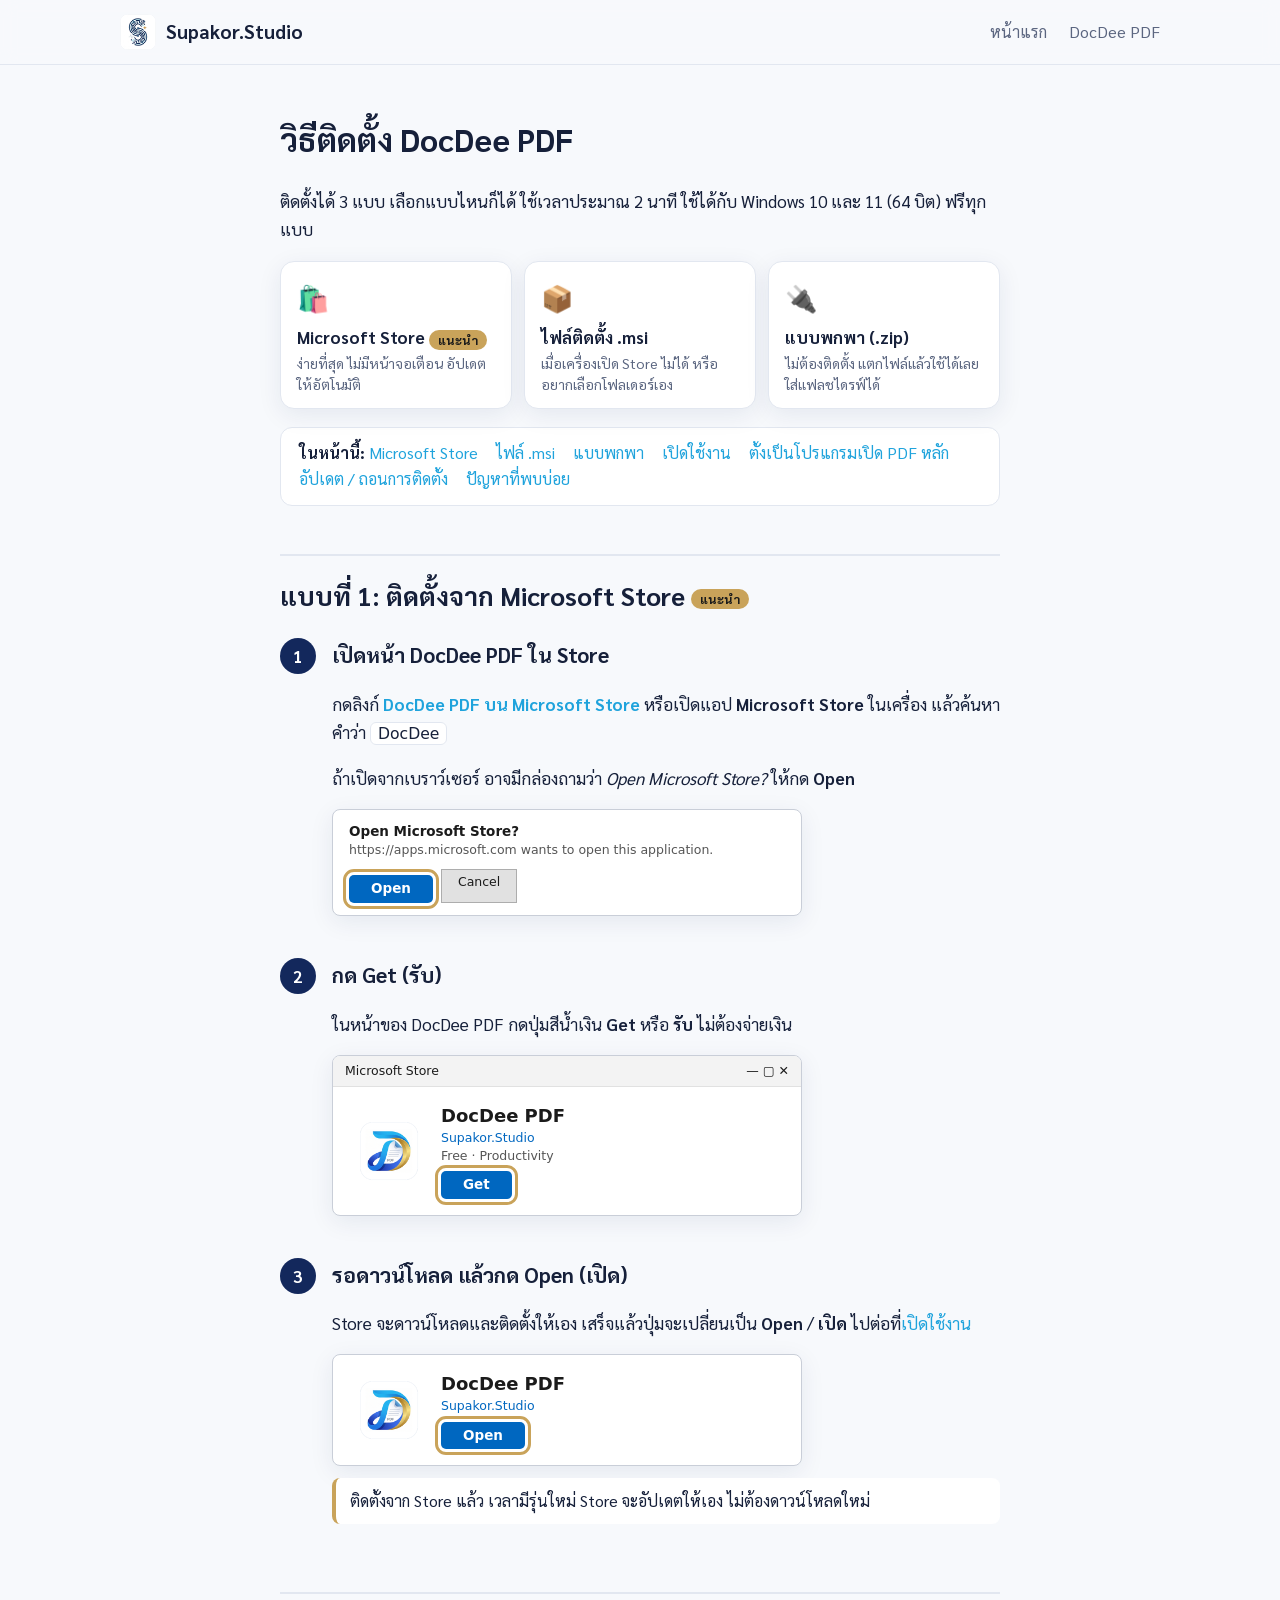
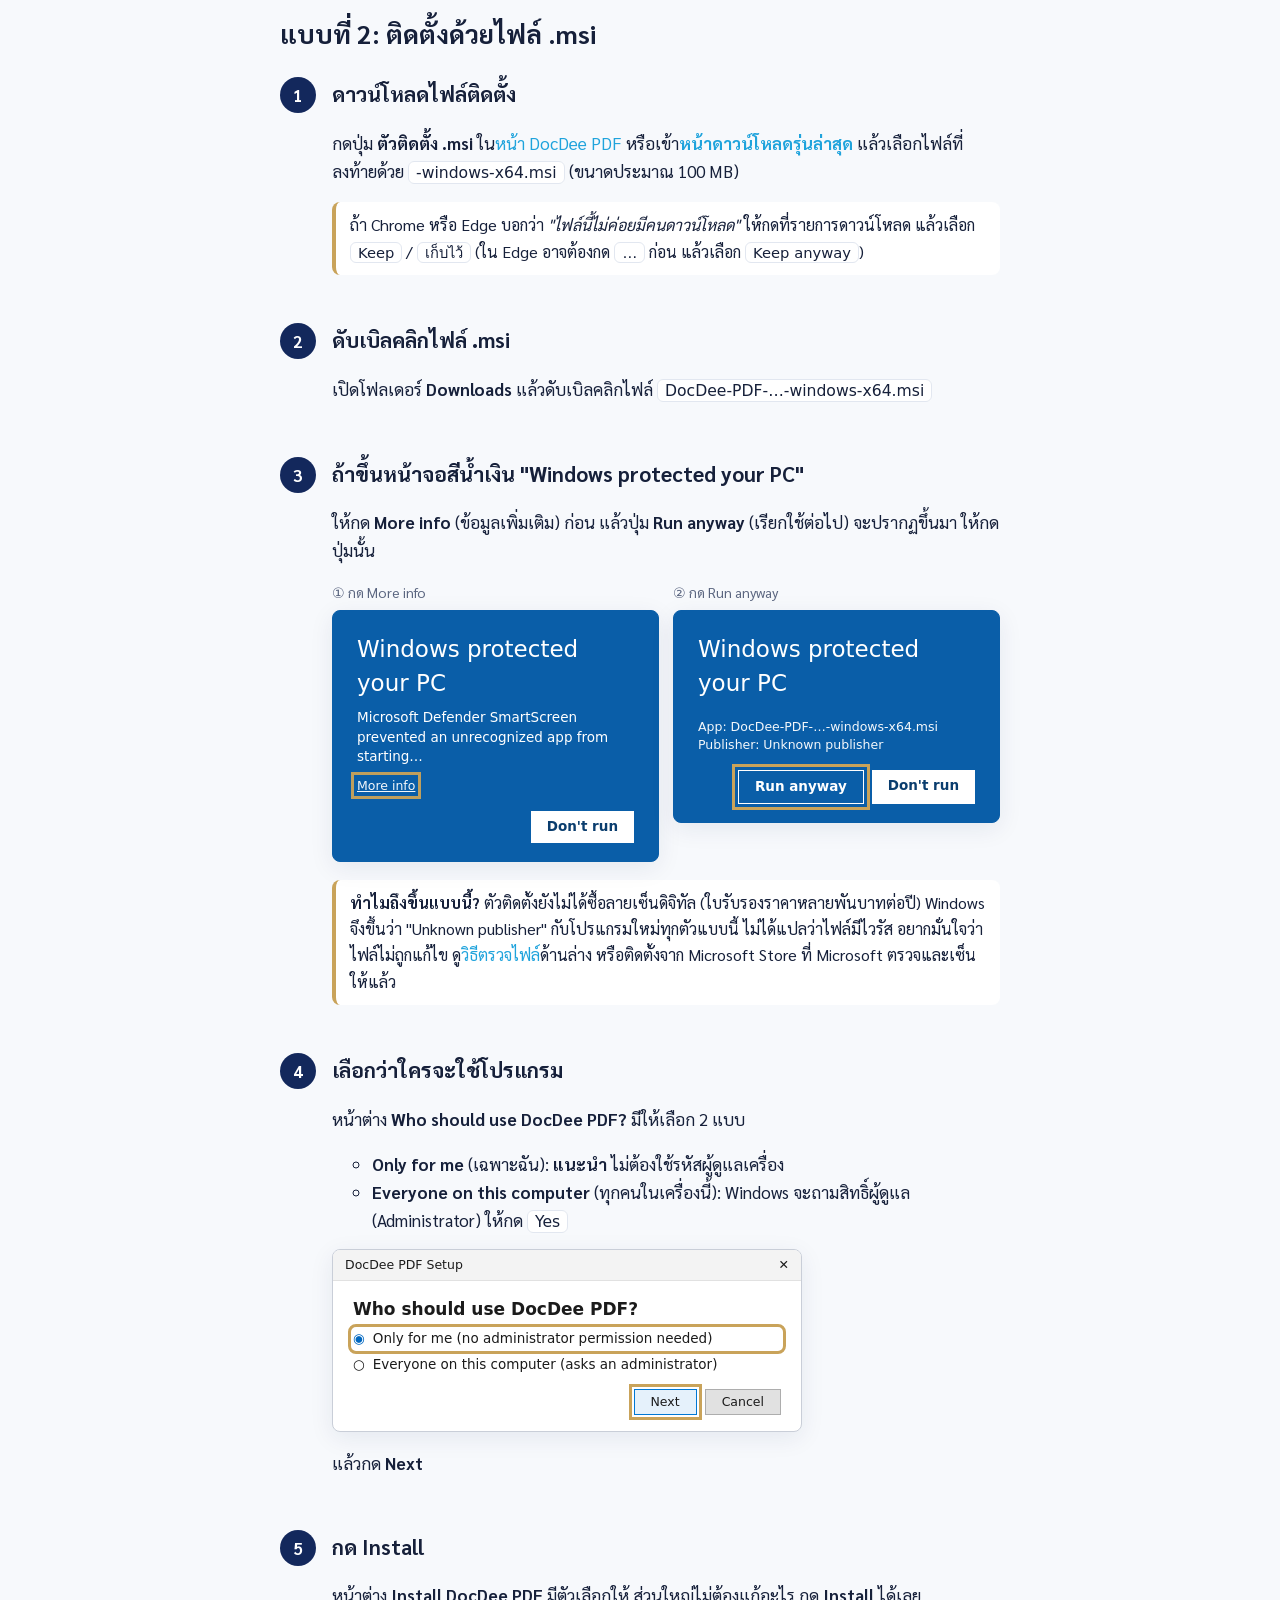
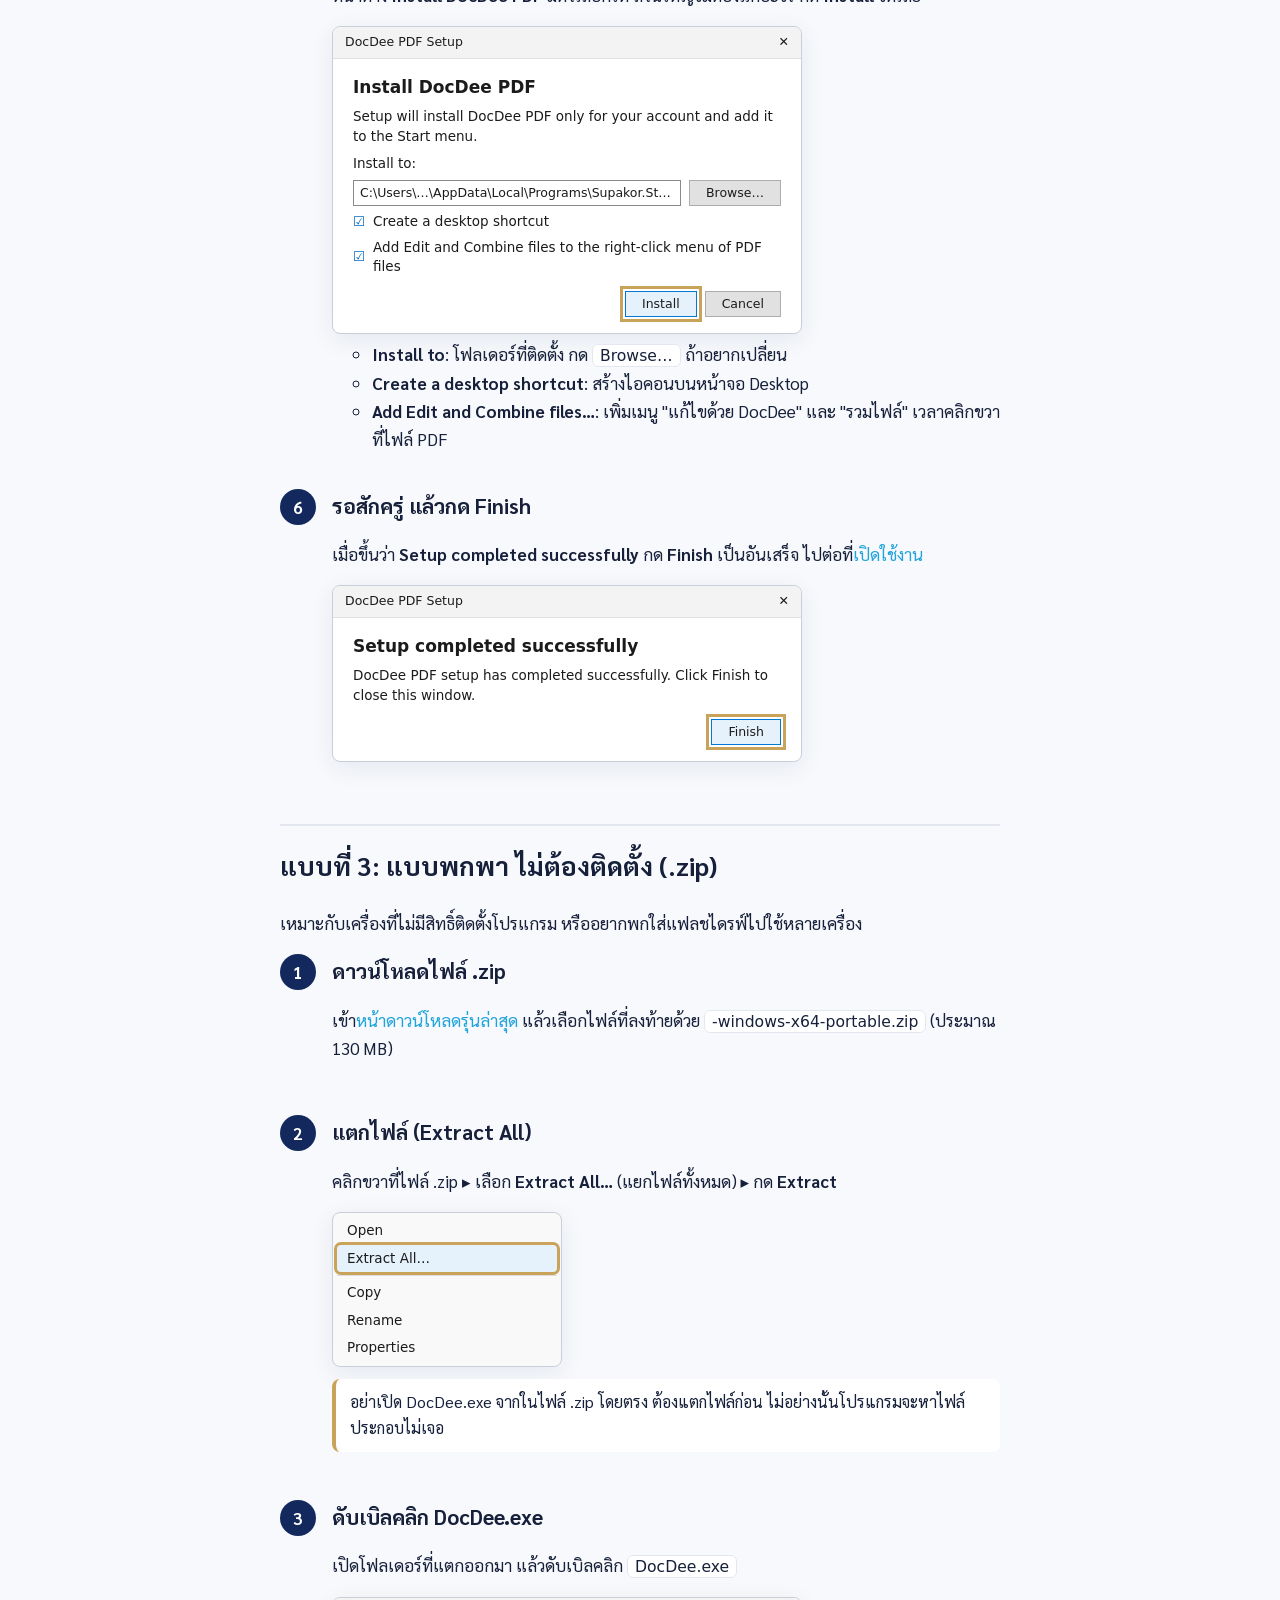
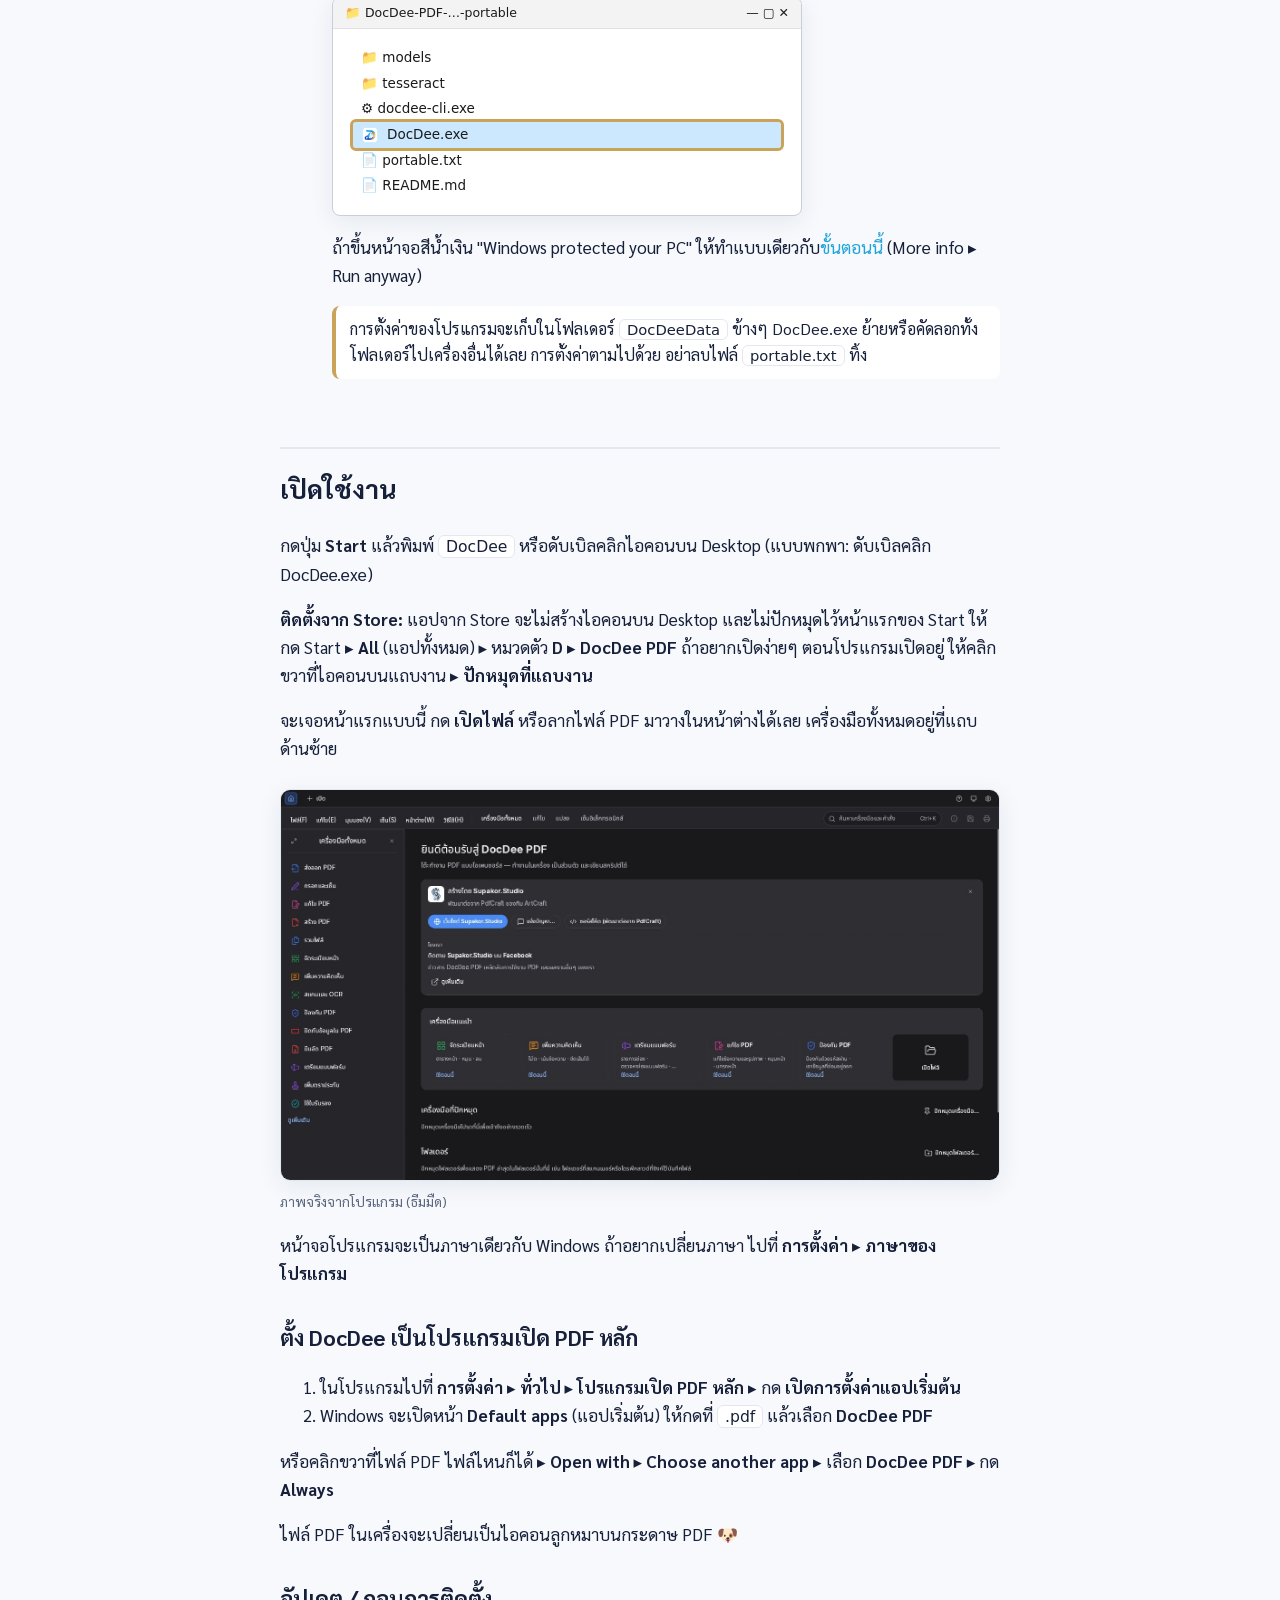
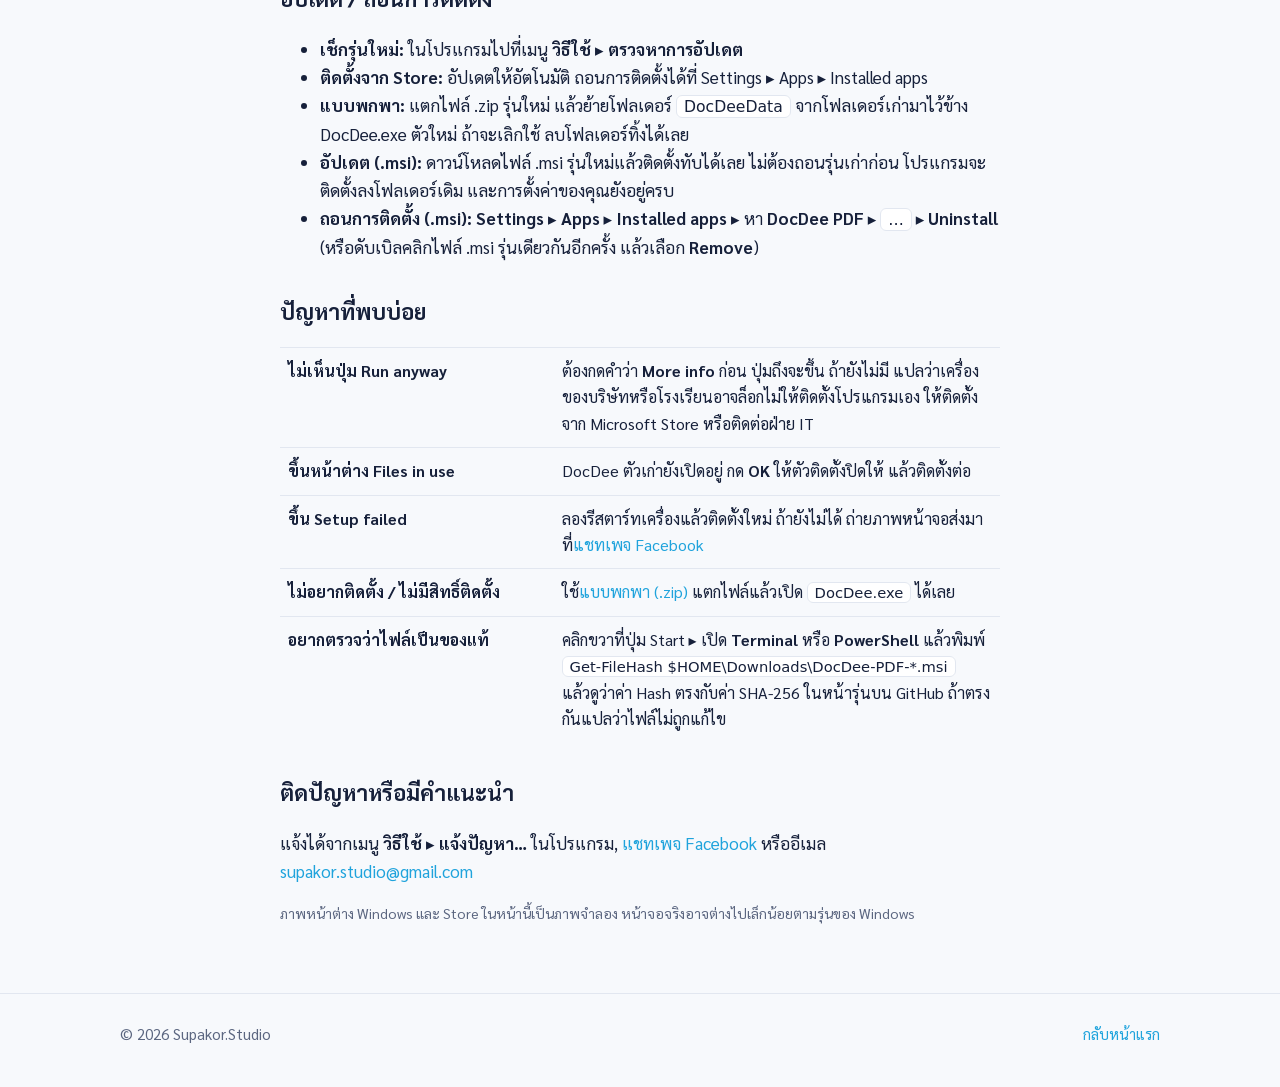
<file: install-docdee.html>
<!doctype html>
<html lang="th">
<head>
  <meta charset="utf-8">
  <meta name="viewport" content="width=device-width, initial-scale=1">
  <title>วิธีติดตั้ง DocDee PDF — Supakor.Studio</title>
  <meta name="description" content="คู่มือติดตั้ง DocDee PDF ทุกแบบ: Microsoft Store, ไฟล์ .msi และแบบพกพา (portable) ทีละขั้นตอนพร้อมภาพประกอบ">
  <link rel="icon" type="image/png" href="favicon.png">
  <link rel="stylesheet" href="assets/style.css">
  <style>
    .steps { counter-reset: step; list-style: none; padding: 0; margin: 0; }
    .steps > li { counter-increment: step; position: relative; padding: 0 0 8px 52px; margin: 0 0 28px; }
    .steps > li::before {
      content: counter(step); position: absolute; left: 0; top: 0;
      width: 36px; height: 36px; border-radius: 50%;
      background: var(--navy); color: #fff; font-weight: 700;
      display: grid; place-items: center;
    }
    @media (prefers-color-scheme: dark) { .steps > li::before { background: var(--sky); color: #06152e; } }
    .steps h2 { margin: 2px 0 8px; font-size: 21px; }
    .tip { border-left: 4px solid var(--gold); background: var(--card); border-radius: 8px; padding: 10px 14px; margin: 12px 0; font-size: 16px; }
    .toc { background: var(--card); border: 1px solid var(--border); border-radius: 12px; padding: 12px 18px; font-size: 16px; }
    .toc a { margin-right: 14px; white-space: nowrap; }
    kbd, .ui { font-family: "Segoe UI", system-ui, sans-serif; font-size: 0.92em; background: var(--card); border: 1px solid var(--border); border-radius: 6px; padding: 1px 7px; white-space: nowrap; }

    /* Drawings of the Windows screens (not screenshots). Always light, like Windows dialogs. */
    .win { max-width: 470px; margin: 14px 0 6px; border-radius: 8px; overflow: hidden; box-shadow: var(--shadow); border: 1px solid #c9ced8;
      font-family: "Segoe UI", system-ui, sans-serif; font-size: 13.5px; line-height: 1.45; color: #1b1b1b; background: #fff; }
    .win .bar { background: #f3f3f3; border-bottom: 1px solid #e1e1e1; padding: 6px 12px; font-size: 12.5px; display: flex; justify-content: space-between; }
    .win .body { padding: 16px 20px; }
    .win .title { font-size: 17px; font-weight: 600; margin-bottom: 8px; }
    .win .row { display: flex; gap: 8px; align-items: center; margin: 6px 0; }
    .win .field { flex: 1; border: 1px solid #8a8a8a; padding: 3px 6px; font-size: 12.5px; background: #fff; overflow: hidden; white-space: nowrap; text-overflow: ellipsis; }
    .win .btn-w { border: 1px solid #adadad; background: #e1e1e1; padding: 3px 16px; font-size: 12.5px; }
    .win .btn-w.go { outline: 3px solid var(--gold); outline-offset: 2px; background: #e5f1fb; border-color: #0078d4; }
    .win .foot { display: flex; justify-content: flex-end; gap: 8px; margin-top: 14px; }
    .win .chk::before { content: "☑ "; color: #0067c0; }
    .win .radio::before { content: "○ "; }
    .win .radio.on::before { content: "◉ "; color: #0067c0; }
    .win .hl { outline: 3px solid var(--gold); outline-offset: 2px; border-radius: 3px; }
    .smart { background: #0a5ea8; color: #fff; border-color: #0a5ea8; }
    .smart .body { padding: 22px 24px 18px; min-height: 210px; display: flex; flex-direction: column; }
    .smart .title { font-size: 23px; font-weight: 400; }
    .smart .link { text-decoration: underline; }
    .smart .meta { font-size: 12.5px; opacity: 0.95; margin-top: 10px; }
    .smart .foot { margin-top: auto; padding-top: 16px; }
    .smart .btn-s { background: #fff; color: #0a3d6e; padding: 6px 16px; font-weight: 600; }
    .smart .btn-s.ghost { background: transparent; color: #fff; border: 1px solid #fff; }
    .smart .go { outline: 3px solid var(--gold); outline-offset: 3px; }
    .cap { font-size: 14px; color: var(--muted); margin: 0 0 4px; }
    .pair { display: grid; grid-template-columns: 1fr 1fr; gap: 14px; }
    .pair .win { margin: 6px 0; }
    @media (max-width: 720px) { .pair { grid-template-columns: 1fr; } .steps > li { padding-left: 46px; } }
    table.faq { border-collapse: collapse; width: 100%; font-size: 16px; }
    table.faq td { border-top: 1px solid var(--border); padding: 10px 8px; vertical-align: top; }
    table.faq td:first-child { font-weight: 700; width: 38%; }
    /* Method chooser */
    .methods { display: grid; grid-template-columns: repeat(3, 1fr); gap: 12px; margin: 18px 0; }
    .methods a { display: block; background: var(--card); border: 1px solid var(--border); border-radius: 14px; padding: 14px 16px; color: var(--text); box-shadow: var(--shadow); }
    .methods a:hover { text-decoration: none; border-color: var(--sky); }
    .methods .ic { font-size: 26px; }
    .methods b { display: block; margin: 4px 0 2px; }
    .methods small { color: var(--muted); font-size: 14px; line-height: 1.45; display: block; }
    .rec { display: inline-block; background: var(--gold); color: #1b1b1b; border-radius: 999px; padding: 0 9px; font-size: 12.5px; font-weight: 700; vertical-align: middle; }
    @media (max-width: 720px) { .methods { grid-template-columns: 1fr; } }
    h2.method { font-size: 26px; margin-top: 48px; padding-top: 18px; border-top: 2px solid var(--border); }
    /* Store drawings */
    .storecard { display: flex; gap: 16px; align-items: center; }
    .storecard img { width: 72px; height: 72px; border-radius: 12px; }
    .storecard .nm { font-size: 18px; font-weight: 600; }
    .storecard .pub { color: #0067c0; font-size: 12.5px; }
    .btn-store { display: inline-block; background: #0067c0; color: #fff; border-radius: 5px; padding: 4px 22px; font-weight: 600; margin-top: 6px; }
    .btn-store.go { outline: 3px solid var(--gold); outline-offset: 3px; }
    .askbar { padding: 12px 16px; }
    .askbar .foot { justify-content: flex-start; margin-top: 10px; }
    /* Explorer drawings */
    .menu { max-width: 230px; background: #f9f9f9; padding: 4px; }
    .menu div { padding: 4px 10px; border-radius: 4px; }
    .menu .on { background: #e5f1fb; outline: 3px solid var(--gold); }
    .menu hr { border: 0; border-top: 1px solid #ddd; margin: 3px 0; }
    .files div { padding: 3px 8px; display: flex; gap: 8px; align-items: center; }
    .files .on { background: #cce8ff; outline: 3px solid var(--gold); border-radius: 3px; }
    .shot { border-radius: 10px; border: 1px solid var(--border); box-shadow: var(--shadow); margin: 10px 0 2px; }
  </style>
</head>
<body>
  <header class="site">
    <div class="wrap">
      <a class="brand" href="./"><img src="assets/mark.png" alt="">Supakor.Studio</a>
      <nav class="top"><a href="./">หน้าแรก</a><a href="./#docdee">DocDee PDF</a></nav>
    </div>
  </header>
  <main class="page">
    <h1>วิธีติดตั้ง DocDee PDF</h1>
    <p>ติดตั้งได้ 3 แบบ เลือกแบบไหนก็ได้ ใช้เวลาประมาณ 2 นาที ใช้ได้กับ Windows 10 และ 11 (64 บิต) ฟรีทุกแบบ</p>

    <div class="methods">
      <a href="#store"><span class="ic">🛍️</span><b>Microsoft Store <span class="rec">แนะนำ</span></b>
        <small>ง่ายที่สุด ไม่มีหน้าจอเตือน อัปเดตให้อัตโนมัติ</small></a>
      <a href="#msi"><span class="ic">📦</span><b>ไฟล์ติดตั้ง .msi</b>
        <small>เมื่อเครื่องเปิด Store ไม่ได้ หรืออยากเลือกโฟลเดอร์เอง</small></a>
      <a href="#portable"><span class="ic">🔌</span><b>แบบพกพา (.zip)</b>
        <small>ไม่ต้องติดตั้ง แตกไฟล์แล้วใช้ได้เลย ใส่แฟลชไดรฟ์ได้</small></a>
    </div>

    <p class="toc"><strong>ในหน้านี้:</strong>
      <a href="#store">Microsoft Store</a>
      <a href="#msi">ไฟล์ .msi</a>
      <a href="#portable">แบบพกพา</a>
      <a href="#open">เปิดใช้งาน</a>
      <a href="#default">ตั้งเป็นโปรแกรมเปิด PDF หลัก</a>
      <a href="#update">อัปเดต / ถอนการติดตั้ง</a>
      <a href="#faq">ปัญหาที่พบบ่อย</a></p>

    <h2 class="method" id="store">แบบที่ 1: ติดตั้งจาก Microsoft Store <span class="rec">แนะนำ</span></h2>
    <ol class="steps">
      <li>
        <h2>เปิดหน้า DocDee PDF ใน Store</h2>
        <p>กดลิงก์ <a href="https://apps.microsoft.com/detail/9PFD7L0LW5V7"><strong>DocDee PDF บน Microsoft Store</strong></a>
          หรือเปิดแอป <strong>Microsoft Store</strong> ในเครื่อง แล้วค้นหาคำว่า <span class="ui">DocDee</span></p>
        <p>ถ้าเปิดจากเบราว์เซอร์ อาจมีกล่องถามว่า <em>Open Microsoft Store?</em> ให้กด <strong>Open</strong></p>
        <div class="win askbar" role="img" aria-label="กล่องถาม Open Microsoft Store พร้อมปุ่ม Open">
          <div><strong>Open Microsoft Store?</strong></div>
          <div style="color:#555;font-size:12.5px">https://apps.microsoft.com wants to open this application.</div>
          <div class="foot"><span class="btn-store go">Open</span><span class="btn-w">Cancel</span></div>
        </div>
      </li>
      <li>
        <h2>กด Get (รับ)</h2>
        <p>ในหน้าของ DocDee PDF กดปุ่มสีน้ำเงิน <strong>Get</strong> หรือ <strong>รับ</strong> ไม่ต้องจ่ายเงิน</p>
        <div class="win" role="img" aria-label="หน้า DocDee PDF ใน Microsoft Store พร้อมปุ่ม Get">
          <div class="bar"><span>Microsoft Store</span><span>—  ▢  ✕</span></div>
          <div class="body storecard">
            <img src="assets/docdee.png" alt="">
            <div>
              <div class="nm">DocDee PDF</div>
              <div class="pub">Supakor.Studio</div>
              <div style="font-size:12.5px;color:#555">Free · Productivity</div>
              <span class="btn-store go">Get</span>
            </div>
          </div>
        </div>
      </li>
      <li>
        <h2>รอดาวน์โหลด แล้วกด Open (เปิด)</h2>
        <p>Store จะดาวน์โหลดและติดตั้งให้เอง เสร็จแล้วปุ่มจะเปลี่ยนเป็น <strong>Open</strong> / <strong>เปิด</strong> ไปต่อที่<a href="#open">เปิดใช้งาน</a></p>
        <div class="win" role="img" aria-label="ปุ่ม Get เปลี่ยนเป็น Open หลังติดตั้งเสร็จ">
          <div class="body storecard">
            <img src="assets/docdee.png" alt="">
            <div>
              <div class="nm">DocDee PDF</div>
              <div class="pub">Supakor.Studio</div>
              <span class="btn-store go">Open</span>
            </div>
          </div>
        </div>
        <p class="tip">ติดตั้งจาก Store แล้ว เวลามีรุ่นใหม่ Store จะอัปเดตให้เอง ไม่ต้องดาวน์โหลดใหม่</p>
      </li>
    </ol>

    <h2 class="method" id="msi">แบบที่ 2: ติดตั้งด้วยไฟล์ .msi</h2>
    <ol class="steps" id="steps">
      <li>
        <h2>ดาวน์โหลดไฟล์ติดตั้ง</h2>
        <p>กดปุ่ม <strong>ตัวติดตั้ง .msi</strong> ใน<a href="./#docdee">หน้า DocDee PDF</a> หรือเข้า<a href="https://github.com/supakor-studio/DocDee-releases/releases/latest"><strong>หน้าดาวน์โหลดรุ่นล่าสุด</strong></a>
          แล้วเลือกไฟล์ที่ลงท้ายด้วย <span class="ui">-windows-x64.msi</span> (ขนาดประมาณ 100 MB)</p>
        <p class="tip">ถ้า Chrome หรือ Edge บอกว่า <em>"ไฟล์นี้ไม่ค่อยมีคนดาวน์โหลด"</em> ให้กดที่รายการดาวน์โหลด แล้วเลือก <span class="ui">Keep</span> / <span class="ui">เก็บไว้</span>
          (ใน Edge อาจต้องกด <span class="ui">…</span> ก่อน แล้วเลือก <span class="ui">Keep anyway</span>)</p>
      </li>

      <li>
        <h2>ดับเบิลคลิกไฟล์ .msi</h2>
        <p>เปิดโฟลเดอร์ <strong>Downloads</strong> แล้วดับเบิลคลิกไฟล์ <span class="ui">DocDee-PDF-…-windows-x64.msi</span></p>
      </li>

      <li>
        <h2 id="smartscreen">ถ้าขึ้นหน้าจอสีน้ำเงิน "Windows protected your PC"</h2>
        <p>ให้กด <strong>More info</strong> (ข้อมูลเพิ่มเติม) ก่อน แล้วปุ่ม <strong>Run anyway</strong> (เรียกใช้ต่อไป) จะปรากฏขึ้นมา ให้กดปุ่มนั้น</p>
        <div class="pair">
          <div>
            <p class="cap">① กด More info</p>
            <div class="win smart" role="img" aria-label="หน้าจอ Windows protected your PC ที่มีลิงก์ More info">
              <div class="body">
                <div class="title">Windows protected your PC</div>
                <div>Microsoft Defender SmartScreen prevented an unrecognized app from starting…</div>
                <div class="meta"><span class="link go">More info</span></div>
                <div class="foot"><span class="btn-s">Don't run</span></div>
              </div>
            </div>
          </div>
          <div>
            <p class="cap">② กด Run anyway</p>
            <div class="win smart" role="img" aria-label="หน้าจอเดียวกันหลังกด More info มีปุ่ม Run anyway">
              <div class="body">
                <div class="title">Windows protected your PC</div>
                <div class="meta">App: DocDee-PDF-…-windows-x64.msi<br>Publisher: Unknown publisher</div>
                <div class="foot"><span class="btn-s ghost go">Run anyway</span><span class="btn-s">Don't run</span></div>
              </div>
            </div>
          </div>
        </div>
        <p class="tip"><strong>ทำไมถึงขึ้นแบบนี้?</strong> ตัวติดตั้งยังไม่ได้ซื้อลายเซ็นดิจิทัล (ใบรับรองราคาหลายพันบาทต่อปี)
          Windows จึงขึ้นว่า "Unknown publisher" กับโปรแกรมใหม่ทุกตัวแบบนี้ ไม่ได้แปลว่าไฟล์มีไวรัส
          อยากมั่นใจว่าไฟล์ไม่ถูกแก้ไข ดู<a href="#faq-hash">วิธีตรวจไฟล์</a>ด้านล่าง หรือติดตั้งจาก Microsoft Store ที่ Microsoft ตรวจและเซ็นให้แล้ว</p>
      </li>

      <li>
        <h2>เลือกว่าใครจะใช้โปรแกรม</h2>
        <p>หน้าต่าง <strong>Who should use DocDee PDF?</strong> มีให้เลือก 2 แบบ</p>
        <ul>
          <li><strong>Only for me</strong> (เฉพาะฉัน): <strong>แนะนำ</strong> ไม่ต้องใช้รหัสผู้ดูแลเครื่อง</li>
          <li><strong>Everyone on this computer</strong> (ทุกคนในเครื่องนี้): Windows จะถามสิทธิ์ผู้ดูแล (Administrator) ให้กด <span class="ui">Yes</span></li>
        </ul>
        <div class="win" role="img" aria-label="หน้าต่างเลือก Only for me หรือ Everyone on this computer">
          <div class="bar"><span>DocDee PDF Setup</span><span>✕</span></div>
          <div class="body">
            <div class="title">Who should use DocDee PDF?</div>
            <div class="row radio on hl">Only for me (no administrator permission needed)</div>
            <div class="row radio">Everyone on this computer (asks an administrator)</div>
            <div class="foot"><span class="btn-w go">Next</span><span class="btn-w">Cancel</span></div>
          </div>
        </div>
        <p>แล้วกด <strong>Next</strong></p>
      </li>

      <li>
        <h2>กด Install</h2>
        <p>หน้าต่าง <strong>Install DocDee PDF</strong> มีตัวเลือกให้ ส่วนใหญ่ไม่ต้องแก้อะไร กด <strong>Install</strong> ได้เลย</p>
        <div class="win" role="img" aria-label="หน้าต่าง Install DocDee PDF มีช่องโฟลเดอร์ ตัวเลือกทางลัด และปุ่ม Install">
          <div class="bar"><span>DocDee PDF Setup</span><span>✕</span></div>
          <div class="body">
            <div class="title">Install DocDee PDF</div>
            <div>Setup will install DocDee PDF only for your account and add it to the Start menu.</div>
            <div style="margin-top:8px">Install to:</div>
            <div class="row"><span class="field">C:\Users\…\AppData\Local\Programs\Supakor.Studio\DocDee PDF\</span><span class="btn-w">Browse…</span></div>
            <div class="row chk">Create a desktop shortcut</div>
            <div class="row chk">Add Edit and Combine files to the right-click menu of PDF files</div>
            <div class="foot"><span class="btn-w go">Install</span><span class="btn-w">Cancel</span></div>
          </div>
        </div>
        <ul>
          <li><strong>Install to</strong>: โฟลเดอร์ที่ติดตั้ง กด <span class="ui">Browse…</span> ถ้าอยากเปลี่ยน</li>
          <li><strong>Create a desktop shortcut</strong>: สร้างไอคอนบนหน้าจอ Desktop</li>
          <li><strong>Add Edit and Combine files…</strong>: เพิ่มเมนู "แก้ไขด้วย DocDee" และ "รวมไฟล์" เวลาคลิกขวาที่ไฟล์ PDF</li>
        </ul>
      </li>

      <li>
        <h2>รอสักครู่ แล้วกด Finish</h2>
        <p>เมื่อขึ้นว่า <strong>Setup completed successfully</strong> กด <strong>Finish</strong> เป็นอันเสร็จ ไปต่อที่<a href="#open">เปิดใช้งาน</a></p>
        <div class="win" role="img" aria-label="หน้าต่าง Setup completed successfully พร้อมปุ่ม Finish">
          <div class="bar"><span>DocDee PDF Setup</span><span>✕</span></div>
          <div class="body">
            <div class="title">Setup completed successfully</div>
            <div>DocDee PDF setup has completed successfully. Click Finish to close this window.</div>
            <div class="foot"><span class="btn-w go">Finish</span></div>
          </div>
        </div>
      </li>

    </ol>

    <h2 class="method" id="portable">แบบที่ 3: แบบพกพา ไม่ต้องติดตั้ง (.zip)</h2>
    <p>เหมาะกับเครื่องที่ไม่มีสิทธิ์ติดตั้งโปรแกรม หรืออยากพกใส่แฟลชไดรฟ์ไปใช้หลายเครื่อง</p>
    <ol class="steps">
      <li>
        <h2>ดาวน์โหลดไฟล์ .zip</h2>
        <p>เข้า<a href="https://github.com/supakor-studio/DocDee-releases/releases/latest">หน้าดาวน์โหลดรุ่นล่าสุด</a>
          แล้วเลือกไฟล์ที่ลงท้ายด้วย <span class="ui">-windows-x64-portable.zip</span> (ประมาณ 130 MB)</p>
      </li>
      <li>
        <h2>แตกไฟล์ (Extract All)</h2>
        <p>คลิกขวาที่ไฟล์ .zip ▸ เลือก <strong>Extract All…</strong> (แยกไฟล์ทั้งหมด) ▸ กด <strong>Extract</strong></p>
        <div class="win menu" role="img" aria-label="เมนูคลิกขวาที่ไฟล์ zip มีคำสั่ง Extract All">
          <div>Open</div>
          <div class="on">Extract All…</div>
          <hr>
          <div>Copy</div>
          <div>Rename</div>
          <div>Properties</div>
        </div>
        <p class="tip">อย่าเปิด DocDee.exe จากในไฟล์ .zip โดยตรง ต้องแตกไฟล์ก่อน ไม่อย่างนั้นโปรแกรมจะหาไฟล์ประกอบไม่เจอ</p>
      </li>
      <li>
        <h2>ดับเบิลคลิก DocDee.exe</h2>
        <p>เปิดโฟลเดอร์ที่แตกออกมา แล้วดับเบิลคลิก <span class="ui">DocDee.exe</span></p>
        <div class="win" role="img" aria-label="หน้าต่างโฟลเดอร์ที่มีไฟล์ DocDee.exe">
          <div class="bar"><span>📁 DocDee-PDF-…-portable</span><span>—  ▢  ✕</span></div>
          <div class="body files">
            <div>📁 models</div>
            <div>📁 tesseract</div>
            <div>⚙️ docdee-cli.exe</div>
            <div class="on"><img src="assets/docdee.png" alt="" width="18" height="18"> DocDee.exe</div>
            <div>📄 portable.txt</div>
            <div>📄 README.md</div>
          </div>
        </div>
        <p>ถ้าขึ้นหน้าจอสีน้ำเงิน "Windows protected your PC" ให้ทำแบบเดียวกับ<a href="#smartscreen">ขั้นตอนนี้</a> (More info ▸ Run anyway)</p>
        <p class="tip">การตั้งค่าของโปรแกรมจะเก็บในโฟลเดอร์ <span class="ui">DocDeeData</span> ข้างๆ DocDee.exe
          ย้ายหรือคัดลอกทั้งโฟลเดอร์ไปเครื่องอื่นได้เลย การตั้งค่าตามไปด้วย อย่าลบไฟล์ <span class="ui">portable.txt</span> ทิ้ง</p>
      </li>
    </ol>

    <h2 class="method" id="open">เปิดใช้งาน</h2>
    <p>กดปุ่ม <strong>Start</strong> แล้วพิมพ์ <span class="ui">DocDee</span> หรือดับเบิลคลิกไอคอนบน Desktop (แบบพกพา: ดับเบิลคลิก DocDee.exe)</p>
    <p><strong>ติดตั้งจาก Store:</strong> แอปจาก Store จะไม่สร้างไอคอนบน Desktop และไม่ปักหมุดไว้หน้าแรกของ Start
      ให้กด Start ▸ <strong>All</strong> (แอปทั้งหมด) ▸ หมวดตัว <strong>D</strong> ▸ <strong>DocDee PDF</strong>
      ถ้าอยากเปิดง่ายๆ ตอนโปรแกรมเปิดอยู่ ให้คลิกขวาที่ไอคอนบนแถบงาน ▸ <strong>ปักหมุดที่แถบงาน</strong></p>
    <p>จะเจอหน้าแรกแบบนี้ กด <strong>เปิดไฟล์</strong> หรือลากไฟล์ PDF มาวางในหน้าต่างได้เลย เครื่องมือทั้งหมดอยู่ที่แถบด้านซ้าย</p>
    <img class="shot" src="assets/docdee-home.jpg" width="1584" height="861" loading="lazy"
      alt="หน้าแรกของ DocDee PDF: แถบเครื่องมือด้านซ้าย เช่น ส่งออก PDF กรอกและเซ็น แก้ไข PDF รวมไฟล์ สแกนและ OCR และเครื่องมือแนะนำตรงกลาง">
    <p class="cap">ภาพจริงจากโปรแกรม (ธีมมืด)</p>
    <p>หน้าจอโปรแกรมจะเป็นภาษาเดียวกับ Windows ถ้าอยากเปลี่ยนภาษา ไปที่ <strong>การตั้งค่า</strong> ▸ <strong>ภาษาของโปรแกรม</strong></p>

    <h2 id="default">ตั้ง DocDee เป็นโปรแกรมเปิด PDF หลัก</h2>
    <ol>
      <li>ในโปรแกรมไปที่ <strong>การตั้งค่า</strong> ▸ <strong>ทั่วไป</strong> ▸ <strong>โปรแกรมเปิด PDF หลัก</strong> ▸ กด <strong>เปิดการตั้งค่าแอปเริ่มต้น</strong></li>
      <li>Windows จะเปิดหน้า <strong>Default apps</strong> (แอปเริ่มต้น) ให้กดที่ <span class="ui">.pdf</span> แล้วเลือก <strong>DocDee PDF</strong></li>
    </ol>
    <p>หรือคลิกขวาที่ไฟล์ PDF ไฟล์ไหนก็ได้ ▸ <strong>Open with</strong> ▸ <strong>Choose another app</strong> ▸ เลือก <strong>DocDee PDF</strong> ▸ กด <strong>Always</strong></p>
    <p>ไฟล์ PDF ในเครื่องจะเปลี่ยนเป็นไอคอนลูกหมาบนกระดาษ PDF 🐶</p>

    <h2 id="update">อัปเดต / ถอนการติดตั้ง</h2>
    <ul>
      <li><strong>เช็กรุ่นใหม่:</strong> ในโปรแกรมไปที่เมนู <strong>วิธีใช้ ▸ ตรวจหาการอัปเดต</strong></li>
      <li><strong>ติดตั้งจาก Store:</strong> อัปเดตให้อัตโนมัติ ถอนการติดตั้งได้ที่ Settings ▸ Apps ▸ Installed apps</li>
      <li><strong>แบบพกพา:</strong> แตกไฟล์ .zip รุ่นใหม่ แล้วย้ายโฟลเดอร์ <span class="ui">DocDeeData</span> จากโฟลเดอร์เก่ามาไว้ข้าง DocDee.exe ตัวใหม่ ถ้าจะเลิกใช้ ลบโฟลเดอร์ทิ้งได้เลย</li>
      <li><strong>อัปเดต (.msi):</strong> ดาวน์โหลดไฟล์ .msi รุ่นใหม่แล้วติดตั้งทับได้เลย ไม่ต้องถอนรุ่นเก่าก่อน โปรแกรมจะติดตั้งลงโฟลเดอร์เดิม และการตั้งค่าของคุณยังอยู่ครบ</li>
      <li><strong>ถอนการติดตั้ง (.msi):</strong> <strong>Settings</strong> ▸ <strong>Apps</strong> ▸ <strong>Installed apps</strong> ▸ หา <strong>DocDee PDF</strong> ▸ <span class="ui">…</span> ▸ <strong>Uninstall</strong>
        (หรือดับเบิลคลิกไฟล์ .msi รุ่นเดียวกันอีกครั้ง แล้วเลือก <strong>Remove</strong>)</li>
    </ul>

    <h2 id="faq">ปัญหาที่พบบ่อย</h2>
    <table class="faq">
      <tr><td>ไม่เห็นปุ่ม Run anyway</td>
        <td>ต้องกดคำว่า <strong>More info</strong> ก่อน ปุ่มถึงจะขึ้น ถ้ายังไม่มี แปลว่าเครื่องของบริษัทหรือโรงเรียนอาจล็อกไม่ให้ติดตั้งโปรแกรมเอง ให้ติดตั้งจาก Microsoft Store หรือติดต่อฝ่าย IT</td></tr>
      <tr><td>ขึ้นหน้าต่าง Files in use</td>
        <td>DocDee ตัวเก่ายังเปิดอยู่ กด <strong>OK</strong> ให้ตัวติดตั้งปิดให้ แล้วติดตั้งต่อ</td></tr>
      <tr><td>ขึ้น Setup failed</td>
        <td>ลองรีสตาร์ทเครื่องแล้วติดตั้งใหม่ ถ้ายังไม่ได้ ถ่ายภาพหน้าจอส่งมาที่<a href="https://m.me/Supakor.Studio">แชทเพจ Facebook</a></td></tr>
      <tr><td>ไม่อยากติดตั้ง / ไม่มีสิทธิ์ติดตั้ง</td>
        <td>ใช้<a href="#portable">แบบพกพา (.zip)</a> แตกไฟล์แล้วเปิด <span class="ui">DocDee.exe</span> ได้เลย</td></tr>
      <tr id="faq-hash"><td>อยากตรวจว่าไฟล์เป็นของแท้</td>
        <td>คลิกขวาที่ปุ่ม Start ▸ เปิด <strong>Terminal</strong> หรือ <strong>PowerShell</strong> แล้วพิมพ์<br>
          <kbd>Get-FileHash $HOME\Downloads\DocDee-PDF-*.msi</kbd><br>
          แล้วดูว่าค่า Hash ตรงกับค่า SHA-256 ในหน้ารุ่นบน GitHub ถ้าตรงกันแปลว่าไฟล์ไม่ถูกแก้ไข</td></tr>
    </table>

    <h2>ติดปัญหาหรือมีคำแนะนำ</h2>
    <p>แจ้งได้จากเมนู <strong>วิธีใช้ ▸ แจ้งปัญหา…</strong> ในโปรแกรม, <a href="https://m.me/Supakor.Studio">แชทเพจ Facebook</a> หรืออีเมล <a href="mailto:supakor.studio@gmail.com">supakor.studio@gmail.com</a></p>
    <p class="cap">ภาพหน้าต่าง Windows และ Store ในหน้านี้เป็นภาพจำลอง หน้าจอจริงอาจต่างไปเล็กน้อยตามรุ่นของ Windows</p>
  </main>
  <footer class="site"><div class="wrap"><span>© 2026 Supakor.Studio</span><a href="./">กลับหน้าแรก</a></div></footer>
</body>
</html>
</file>
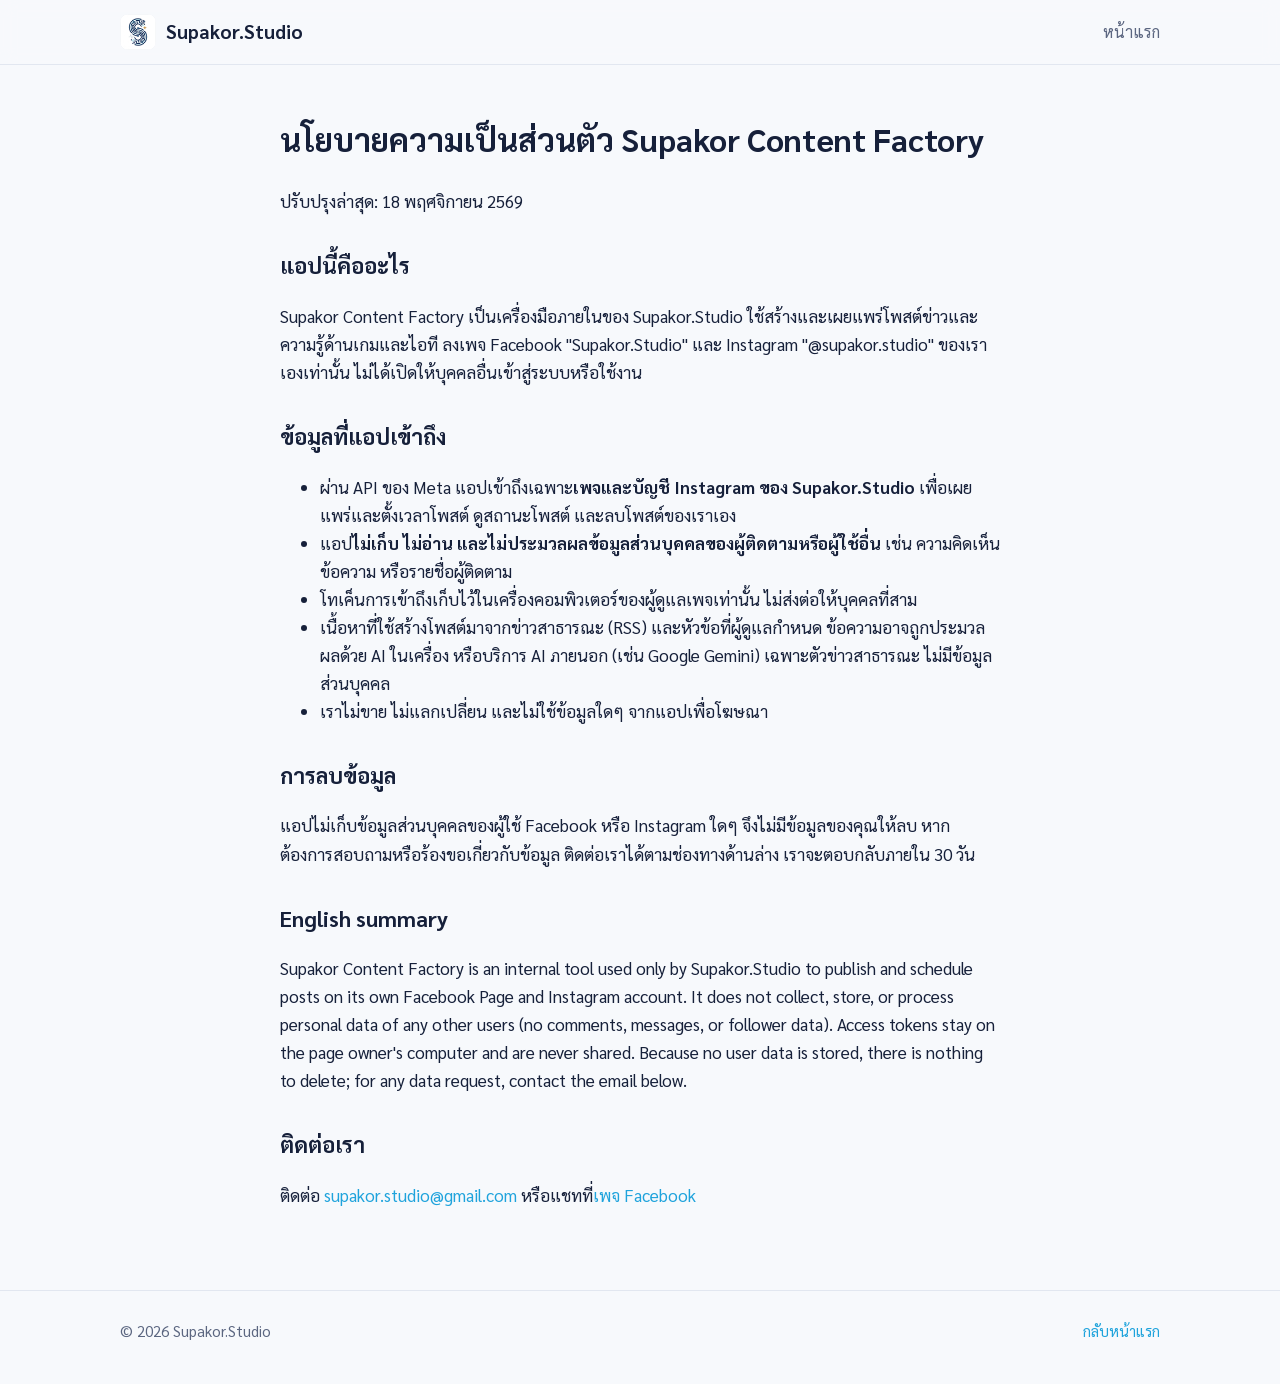
<file: privacy-content-factory.html>
<!doctype html>
<html lang="th">
<head>
  <meta charset="utf-8">
  <meta name="viewport" content="width=device-width, initial-scale=1">
  <title>นโยบายความเป็นส่วนตัว Supakor Content Factory — Supakor.Studio</title>
  <link rel="icon" type="image/png" href="favicon.png">
  <link rel="stylesheet" href="assets/style.css">
</head>
<body>
  <header class="site">
    <div class="wrap">
      <a class="brand" href="./"><img src="assets/mark.png" alt="">Supakor.Studio</a>
      <nav class="top"><a href="./">หน้าแรก</a></nav>
    </div>
  </header>
  <main class="page">
    <h1>นโยบายความเป็นส่วนตัว Supakor Content Factory</h1>
    <p>ปรับปรุงล่าสุด: 18 พฤศจิกายน 2569</p>

    <h2>แอปนี้คืออะไร</h2>
    <p>Supakor Content Factory เป็นเครื่องมือภายในของ Supakor.Studio ใช้สร้างและเผยแพร่โพสต์ข่าวและความรู้ด้านเกมและไอที
      ลงเพจ Facebook "Supakor.Studio" และ Instagram "@supakor.studio" ของเราเองเท่านั้น ไม่ได้เปิดให้บุคคลอื่นเข้าสู่ระบบหรือใช้งาน</p>

    <h2>ข้อมูลที่แอปเข้าถึง</h2>
    <ul>
      <li>ผ่าน API ของ Meta แอปเข้าถึงเฉพาะ<strong>เพจและบัญชี Instagram ของ Supakor.Studio</strong> เพื่อเผยแพร่และตั้งเวลาโพสต์ ดูสถานะโพสต์ และลบโพสต์ของเราเอง</li>
      <li>แอป<strong>ไม่เก็บ ไม่อ่าน และไม่ประมวลผลข้อมูลส่วนบุคคลของผู้ติดตามหรือผู้ใช้อื่น</strong> เช่น ความคิดเห็น ข้อความ หรือรายชื่อผู้ติดตาม</li>
      <li>โทเค็นการเข้าถึงเก็บไว้ในเครื่องคอมพิวเตอร์ของผู้ดูแลเพจเท่านั้น ไม่ส่งต่อให้บุคคลที่สาม</li>
      <li>เนื้อหาที่ใช้สร้างโพสต์มาจากข่าวสาธารณะ (RSS) และหัวข้อที่ผู้ดูแลกำหนด ข้อความอาจถูกประมวลผลด้วย AI ในเครื่อง
        หรือบริการ AI ภายนอก (เช่น Google Gemini) เฉพาะตัวข่าวสาธารณะ ไม่มีข้อมูลส่วนบุคคล</li>
      <li>เราไม่ขาย ไม่แลกเปลี่ยน และไม่ใช้ข้อมูลใดๆ จากแอปเพื่อโฆษณา</li>
    </ul>

    <h2>การลบข้อมูล</h2>
    <p>แอปไม่เก็บข้อมูลส่วนบุคคลของผู้ใช้ Facebook หรือ Instagram ใดๆ จึงไม่มีข้อมูลของคุณให้ลบ
      หากต้องการสอบถามหรือร้องขอเกี่ยวกับข้อมูล ติดต่อเราได้ตามช่องทางด้านล่าง เราจะตอบกลับภายใน 30 วัน</p>

    <h2>English summary</h2>
    <p>Supakor Content Factory is an internal tool used only by Supakor.Studio to publish and schedule posts on its own
      Facebook Page and Instagram account. It does not collect, store, or process personal data of any other users
      (no comments, messages, or follower data). Access tokens stay on the page owner's computer and are never shared.
      Because no user data is stored, there is nothing to delete; for any data request, contact the email below.</p>

    <h2>ติดต่อเรา</h2>
    <p>ติดต่อ <a href="mailto:supakor.studio@gmail.com">supakor.studio@gmail.com</a> หรือแชทที่<a href="https://m.me/Supakor.Studio">เพจ Facebook</a></p>
  </main>
  <footer class="site"><div class="wrap"><span>© 2026 Supakor.Studio</span><a href="./">กลับหน้าแรก</a></div></footer>
</body>
</html>
</file>
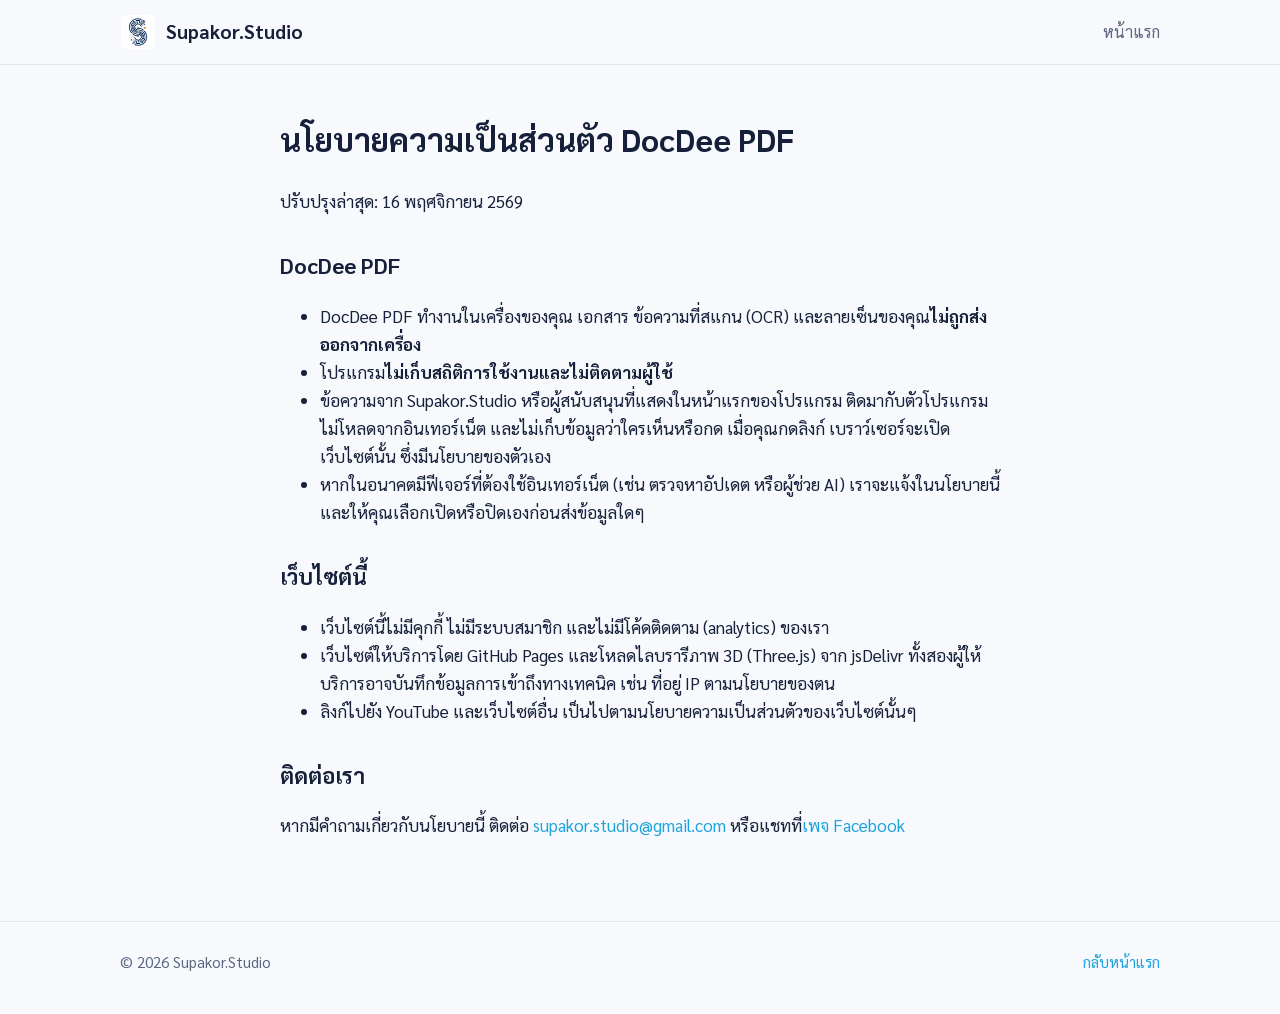
<file: privacy-docdee.html>
<!doctype html>
<html lang="th">
<head>
  <meta charset="utf-8">
  <meta name="viewport" content="width=device-width, initial-scale=1">
  <title>นโยบายความเป็นส่วนตัว DocDee PDF — Supakor.Studio</title>
  <link rel="icon" type="image/png" href="favicon.png">
  <link rel="stylesheet" href="assets/style.css">
</head>
<body>
  <header class="site">
    <div class="wrap">
      <a class="brand" href="./"><img src="assets/mark.png" alt="">Supakor.Studio</a>
      <nav class="top"><a href="./">หน้าแรก</a></nav>
    </div>
  </header>
  <main class="page">
    <h1>นโยบายความเป็นส่วนตัว DocDee PDF</h1>
    <p>ปรับปรุงล่าสุด: 16 พฤศจิกายน 2569</p>

    <h2>DocDee PDF</h2>
    <ul>
      <li>DocDee PDF ทำงานในเครื่องของคุณ เอกสาร ข้อความที่สแกน (OCR) และลายเซ็นของคุณ<strong>ไม่ถูกส่งออกจากเครื่อง</strong></li>
      <li>โปรแกรม<strong>ไม่เก็บสถิติการใช้งานและไม่ติดตามผู้ใช้</strong></li>
      <li>ข้อความจาก Supakor.Studio หรือผู้สนับสนุนที่แสดงในหน้าแรกของโปรแกรม ติดมากับตัวโปรแกรม ไม่โหลดจากอินเทอร์เน็ต และไม่เก็บข้อมูลว่าใครเห็นหรือกด เมื่อคุณกดลิงก์ เบราว์เซอร์จะเปิดเว็บไซต์นั้น ซึ่งมีนโยบายของตัวเอง</li>
      <li>หากในอนาคตมีฟีเจอร์ที่ต้องใช้อินเทอร์เน็ต (เช่น ตรวจหาอัปเดต หรือผู้ช่วย AI) เราจะแจ้งในนโยบายนี้ และให้คุณเลือกเปิดหรือปิดเองก่อนส่งข้อมูลใดๆ</li>
    </ul>

    <h2>เว็บไซต์นี้</h2>
    <ul>
      <li>เว็บไซต์นี้ไม่มีคุกกี้ ไม่มีระบบสมาชิก และไม่มีโค้ดติดตาม (analytics) ของเรา</li>
      <li>เว็บไซต์ให้บริการโดย GitHub Pages และโหลดไลบรารีภาพ 3D (Three.js) จาก jsDelivr ทั้งสองผู้ให้บริการอาจบันทึกข้อมูลการเข้าถึงทางเทคนิค เช่น ที่อยู่ IP ตามนโยบายของตน</li>
      <li>ลิงก์ไปยัง YouTube และเว็บไซต์อื่น เป็นไปตามนโยบายความเป็นส่วนตัวของเว็บไซต์นั้นๆ</li>
    </ul>

    <h2>ติดต่อเรา</h2>
    <p>หากมีคำถามเกี่ยวกับนโยบายนี้ ติดต่อ <a href="mailto:supakor.studio@gmail.com">supakor.studio@gmail.com</a> หรือแชทที่<a href="https://m.me/Supakor.Studio">เพจ Facebook</a></p>
  </main>
  <footer class="site"><div class="wrap"><span>© 2026 Supakor.Studio</span><a href="./">กลับหน้าแรก</a></div></footer>
</body>
</html>
</file>
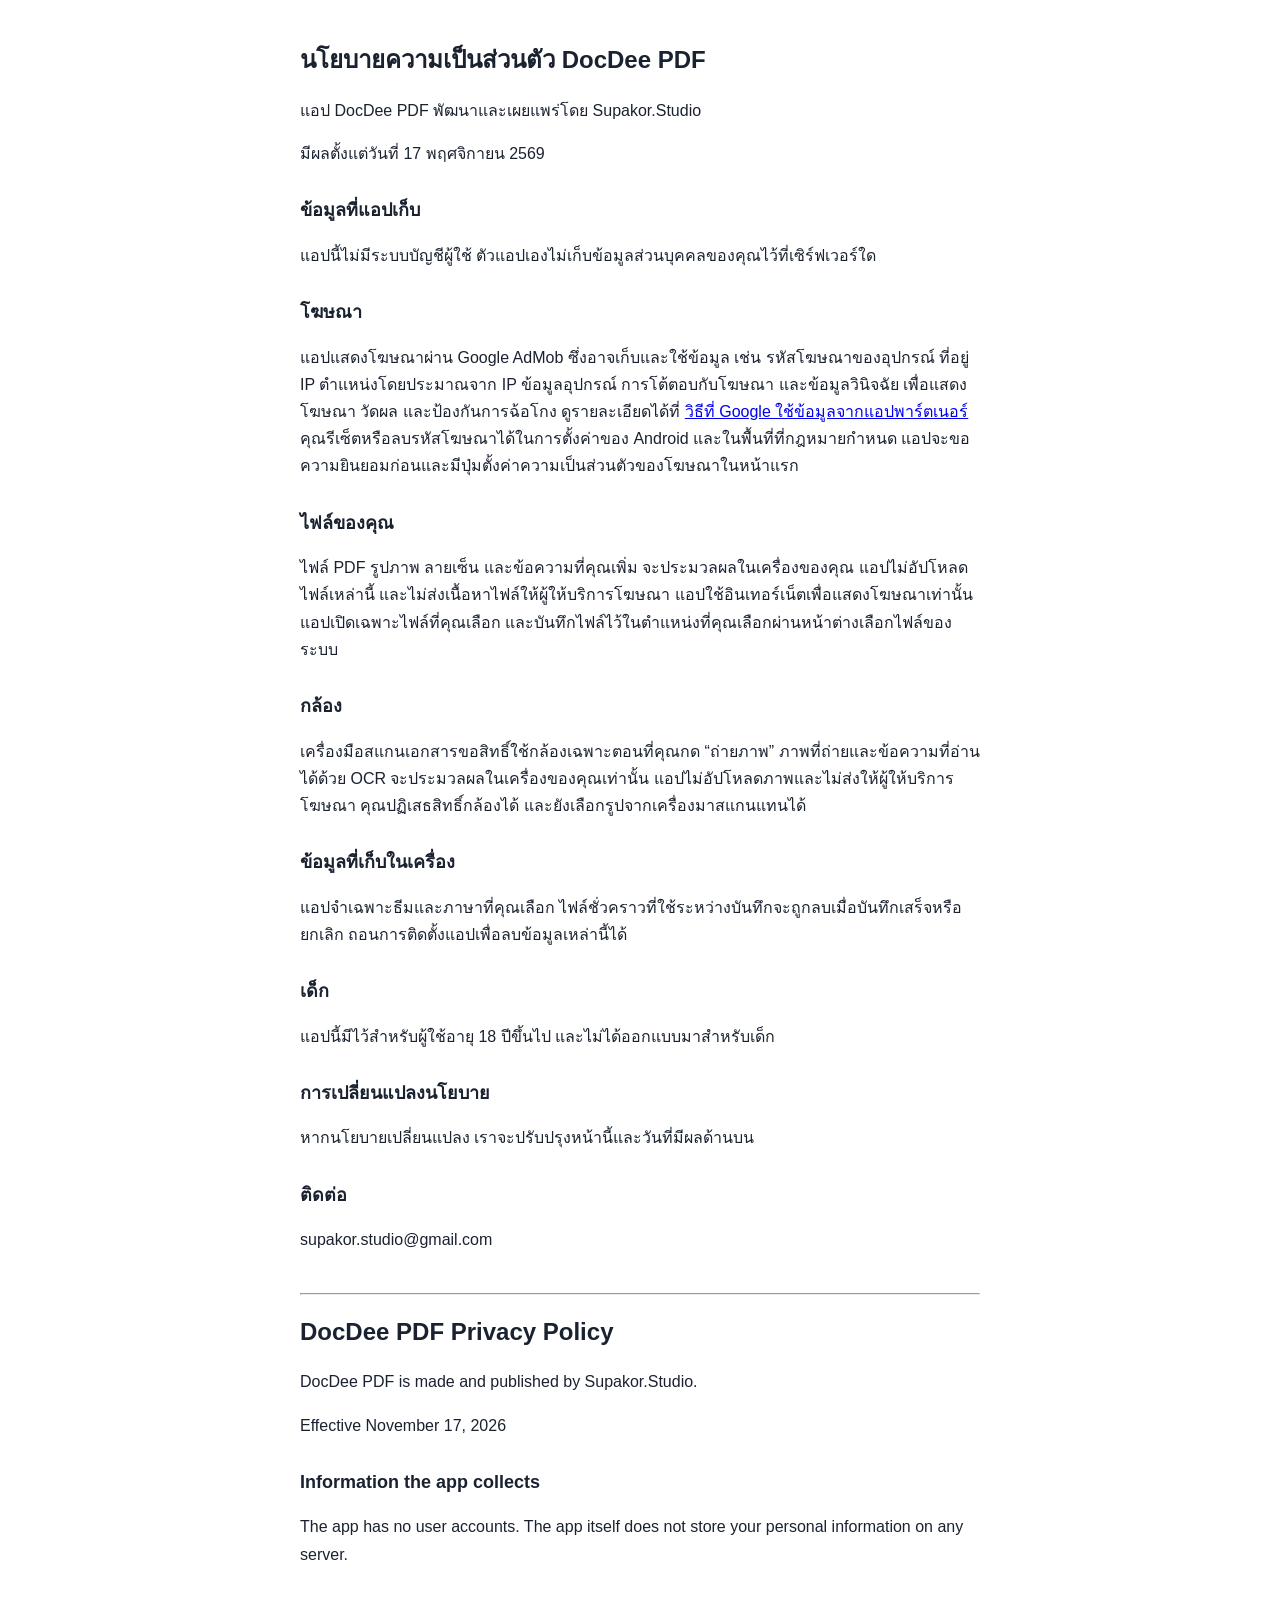
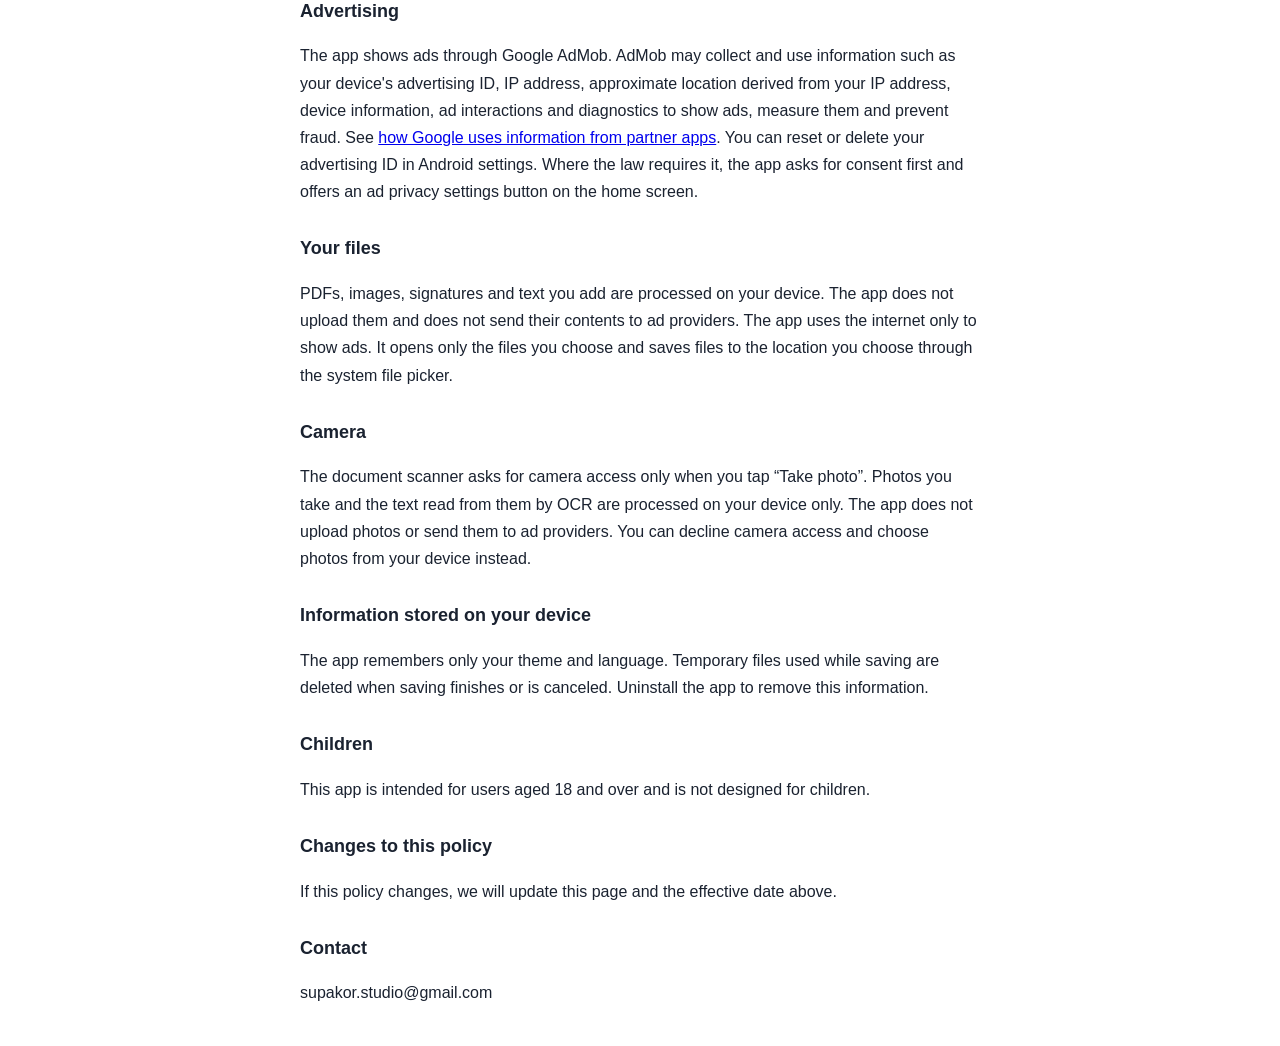
<file: privacy-pdf-tools.html>
<!doctype html>
<html lang="th">
<head>
<meta charset="utf-8">
<meta name="viewport" content="width=device-width,initial-scale=1">
<title>นโยบายความเป็นส่วนตัว DocDee PDF</title>
<style>body{font:16px/1.7 "Leelawadee UI",Tahoma,sans-serif;max-width:680px;margin:0 auto;padding:24px 16px;color:#1a2230}h1{font-size:24px}h2{font-size:18px;margin-top:28px}</style>
</head>
<body>
<h1>นโยบายความเป็นส่วนตัว DocDee PDF</h1>
<p>แอป DocDee PDF พัฒนาและเผยแพร่โดย Supakor.Studio</p>
<p>มีผลตั้งแต่วันที่ 17 พฤศจิกายน 2569</p>
<h2>ข้อมูลที่แอปเก็บ</h2>
<p>แอปนี้ไม่มีระบบบัญชีผู้ใช้ ตัวแอปเองไม่เก็บข้อมูลส่วนบุคคลของคุณไว้ที่เซิร์ฟเวอร์ใด</p>
<h2>โฆษณา</h2>
<p>แอปแสดงโฆษณาผ่าน Google AdMob ซึ่งอาจเก็บและใช้ข้อมูล เช่น รหัสโฆษณาของอุปกรณ์ ที่อยู่ IP ตำแหน่งโดยประมาณจาก IP ข้อมูลอุปกรณ์ การโต้ตอบกับโฆษณา และข้อมูลวินิจฉัย เพื่อแสดงโฆษณา วัดผล และป้องกันการฉ้อโกง ดูรายละเอียดได้ที่ <a href="https://policies.google.com/technologies/partner-sites">วิธีที่ Google ใช้ข้อมูลจากแอปพาร์ตเนอร์</a> คุณรีเซ็ตหรือลบรหัสโฆษณาได้ในการตั้งค่าของ Android และในพื้นที่ที่กฎหมายกำหนด แอปจะขอความยินยอมก่อนและมีปุ่มตั้งค่าความเป็นส่วนตัวของโฆษณาในหน้าแรก</p>
<h2>ไฟล์ของคุณ</h2>
<p>ไฟล์ PDF รูปภาพ ลายเซ็น และข้อความที่คุณเพิ่ม จะประมวลผลในเครื่องของคุณ แอปไม่อัปโหลดไฟล์เหล่านี้ และไม่ส่งเนื้อหาไฟล์ให้ผู้ให้บริการโฆษณา แอปใช้อินเทอร์เน็ตเพื่อแสดงโฆษณาเท่านั้น แอปเปิดเฉพาะไฟล์ที่คุณเลือก และบันทึกไฟล์ไว้ในตำแหน่งที่คุณเลือกผ่านหน้าต่างเลือกไฟล์ของระบบ</p>
<h2>กล้อง</h2>
<p>เครื่องมือสแกนเอกสารขอสิทธิ์ใช้กล้องเฉพาะตอนที่คุณกด “ถ่ายภาพ” ภาพที่ถ่ายและข้อความที่อ่านได้ด้วย OCR จะประมวลผลในเครื่องของคุณเท่านั้น แอปไม่อัปโหลดภาพและไม่ส่งให้ผู้ให้บริการโฆษณา คุณปฏิเสธสิทธิ์กล้องได้ และยังเลือกรูปจากเครื่องมาสแกนแทนได้</p>
<h2>ข้อมูลที่เก็บในเครื่อง</h2>
<p>แอปจำเฉพาะธีมและภาษาที่คุณเลือก ไฟล์ชั่วคราวที่ใช้ระหว่างบันทึกจะถูกลบเมื่อบันทึกเสร็จหรือยกเลิก ถอนการติดตั้งแอปเพื่อลบข้อมูลเหล่านี้ได้</p>
<h2>เด็ก</h2>
<p>แอปนี้มีไว้สำหรับผู้ใช้อายุ 18 ปีขึ้นไป และไม่ได้ออกแบบมาสำหรับเด็ก</p>
<h2>การเปลี่ยนแปลงนโยบาย</h2>
<p>หากนโยบายเปลี่ยนแปลง เราจะปรับปรุงหน้านี้และวันที่มีผลด้านบน</p>
<h2>ติดต่อ</h2>
<p>supakor.studio@gmail.com</p>
<hr style="margin-top:40px">
<div lang="en">
<h1>DocDee PDF Privacy Policy</h1>
<p>DocDee PDF is made and published by Supakor.Studio.</p>
<p>Effective November 17, 2026</p>
<h2>Information the app collects</h2>
<p>The app has no user accounts. The app itself does not store your personal information on any server.</p>
<h2>Advertising</h2>
<p>The app shows ads through Google AdMob. AdMob may collect and use information such as your device's advertising ID, IP address, approximate location derived from your IP address, device information, ad interactions and diagnostics to show ads, measure them and prevent fraud. See <a href="https://policies.google.com/technologies/partner-sites">how Google uses information from partner apps</a>. You can reset or delete your advertising ID in Android settings. Where the law requires it, the app asks for consent first and offers an ad privacy settings button on the home screen.</p>
<h2>Your files</h2>
<p>PDFs, images, signatures and text you add are processed on your device. The app does not upload them and does not send their contents to ad providers. The app uses the internet only to show ads. It opens only the files you choose and saves files to the location you choose through the system file picker.</p>
<h2>Camera</h2>
<p>The document scanner asks for camera access only when you tap “Take photo”. Photos you take and the text read from them by OCR are processed on your device only. The app does not upload photos or send them to ad providers. You can decline camera access and choose photos from your device instead.</p>
<h2>Information stored on your device</h2>
<p>The app remembers only your theme and language. Temporary files used while saving are deleted when saving finishes or is canceled. Uninstall the app to remove this information.</p>
<h2>Children</h2>
<p>This app is intended for users aged 18 and over and is not designed for children.</p>
<h2>Changes to this policy</h2>
<p>If this policy changes, we will update this page and the effective date above.</p>
<h2>Contact</h2>
<p>supakor.studio@gmail.com</p>
</div>
</body>
</html>
</file>
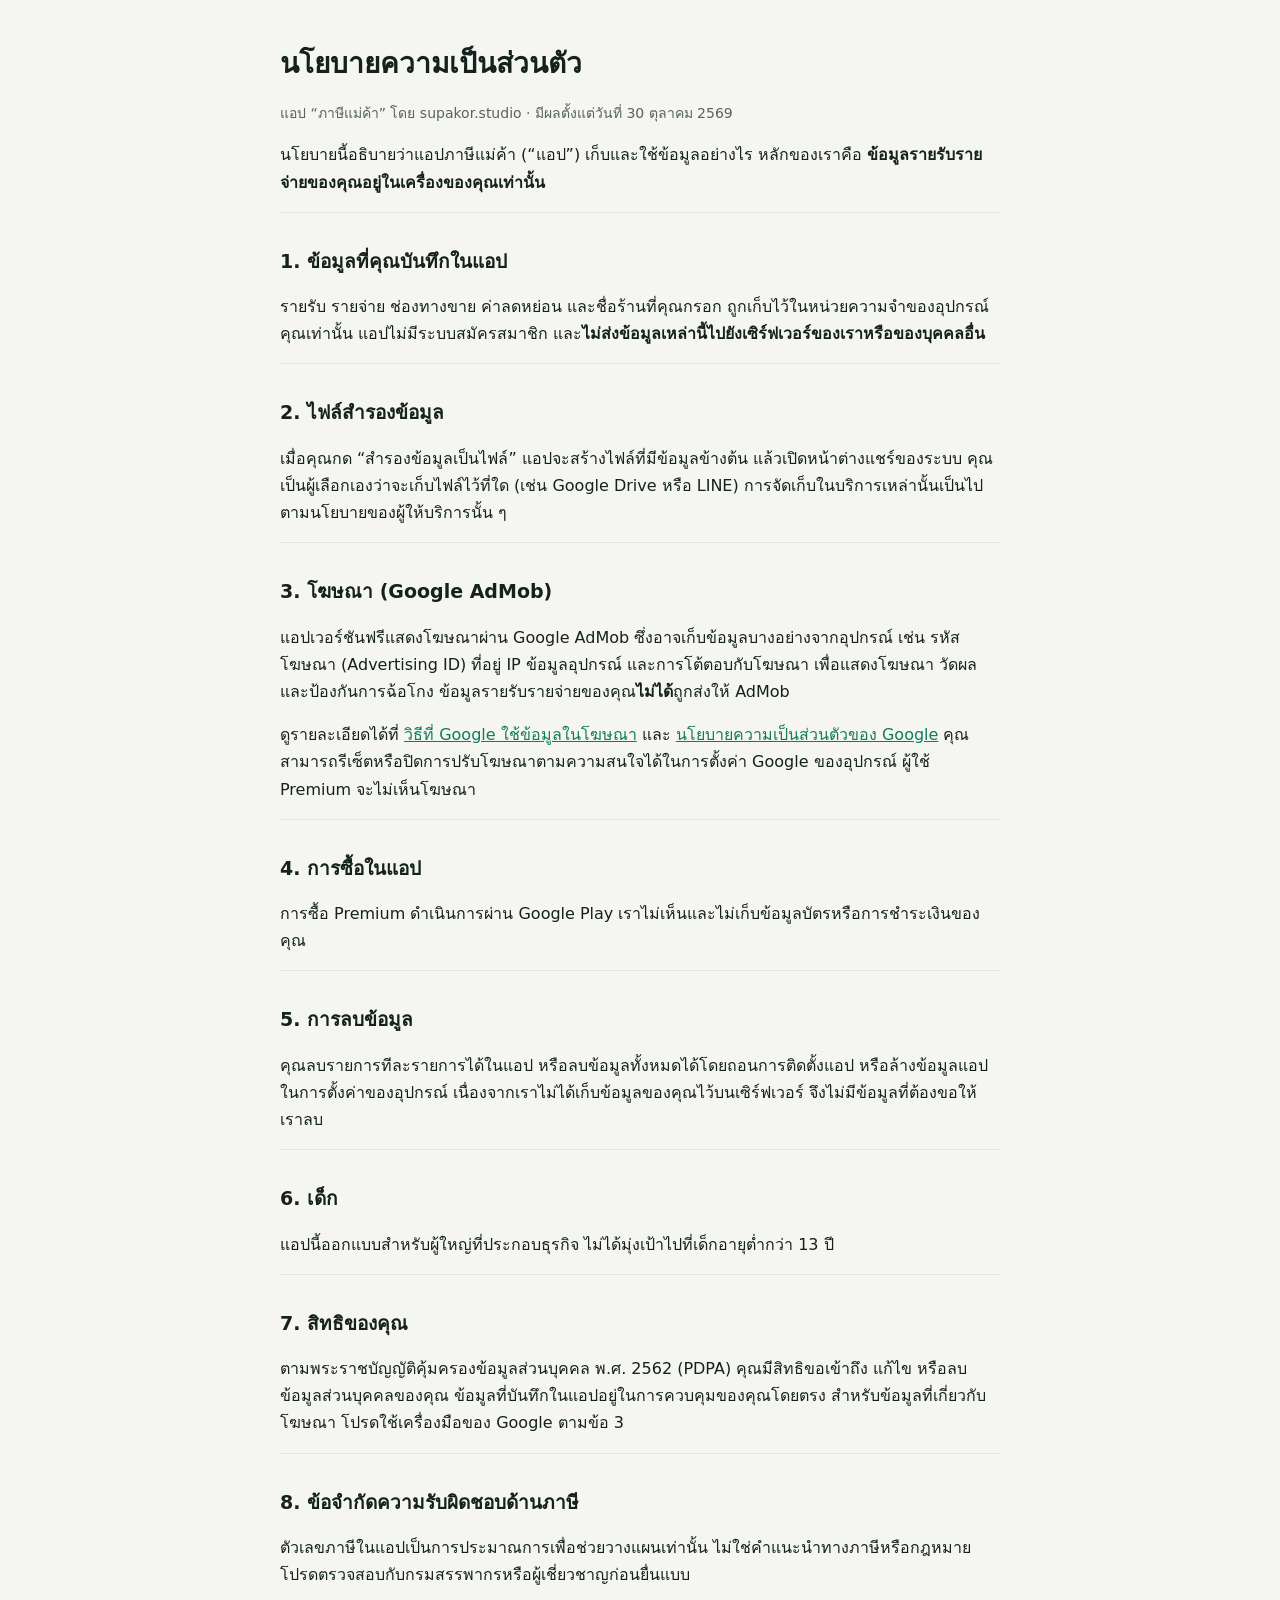
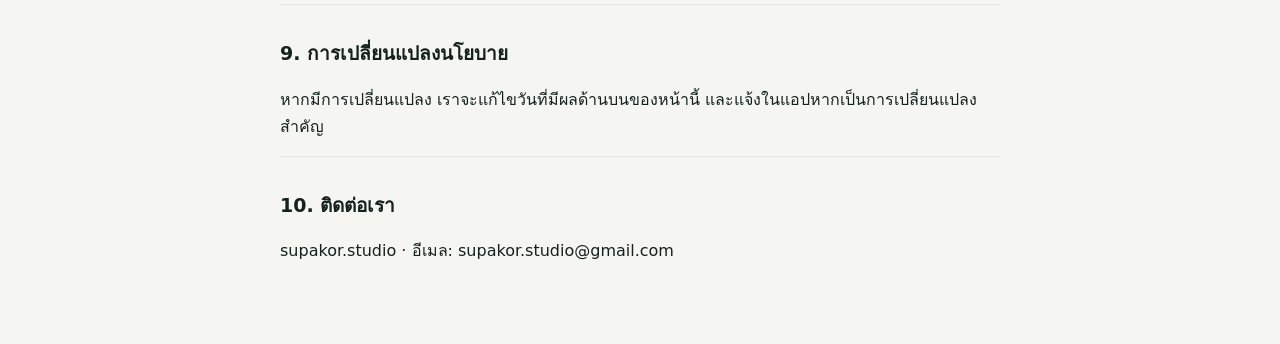
<file: privacy.html>
<!doctype html>
<html lang="th">
<head>
<meta charset="utf-8">
<meta name="viewport" content="width=device-width, initial-scale=1">
<title>นโยบายความเป็นส่วนตัว · ภาษีแม่ค้า</title>
<style>
  :root { --ink:#14211D; --muted:#56635E; --line:#E1E5DE; --bg:#F5F6F2; --accent:#0F7B5F; }
  body { margin:0; background:var(--bg); color:var(--ink); font:16px/1.7 "IBM Plex Sans Thai", system-ui, sans-serif; }
  main { max-width:720px; margin:0 auto; padding:40px 20px 64px; }
  h1 { font-size:28px; margin:0 0 4px; }
  h2 { font-size:19px; margin:32px 0 8px; }
  p, li { color:var(--ink); }
  .muted { color:var(--muted); font-size:14px; }
  a { color:var(--accent); }
  section { border-top:1px solid var(--line); }
</style>
</head>
<body>
<main>
<h1>นโยบายความเป็นส่วนตัว</h1>
<p class="muted">แอป “ภาษีแม่ค้า” โดย supakor.studio · มีผลตั้งแต่วันที่ 30 ตุลาคม 2569</p>

<p>นโยบายนี้อธิบายว่าแอปภาษีแม่ค้า (“แอป”) เก็บและใช้ข้อมูลอย่างไร หลักของเราคือ <strong>ข้อมูลรายรับรายจ่ายของคุณอยู่ในเครื่องของคุณเท่านั้น</strong></p>

<section>
<h2>1. ข้อมูลที่คุณบันทึกในแอป</h2>
<p>รายรับ รายจ่าย ช่องทางขาย ค่าลดหย่อน และชื่อร้านที่คุณกรอก ถูกเก็บไว้ในหน่วยความจำของอุปกรณ์คุณเท่านั้น แอปไม่มีระบบสมัครสมาชิก และ<strong>ไม่ส่งข้อมูลเหล่านี้ไปยังเซิร์ฟเวอร์ของเราหรือของบุคคลอื่น</strong></p>
</section>

<section>
<h2>2. ไฟล์สำรองข้อมูล</h2>
<p>เมื่อคุณกด “สำรองข้อมูลเป็นไฟล์” แอปจะสร้างไฟล์ที่มีข้อมูลข้างต้น แล้วเปิดหน้าต่างแชร์ของระบบ คุณเป็นผู้เลือกเองว่าจะเก็บไฟล์ไว้ที่ใด (เช่น Google Drive หรือ LINE) การจัดเก็บในบริการเหล่านั้นเป็นไปตามนโยบายของผู้ให้บริการนั้น ๆ</p>
</section>

<section>
<h2>3. โฆษณา (Google AdMob)</h2>
<p>แอปเวอร์ชันฟรีแสดงโฆษณาผ่าน Google AdMob ซึ่งอาจเก็บข้อมูลบางอย่างจากอุปกรณ์ เช่น รหัสโฆษณา (Advertising ID) ที่อยู่ IP ข้อมูลอุปกรณ์ และการโต้ตอบกับโฆษณา เพื่อแสดงโฆษณา วัดผล และป้องกันการฉ้อโกง ข้อมูลรายรับรายจ่ายของคุณ<strong>ไม่ได้</strong>ถูกส่งให้ AdMob</p>
<p>ดูรายละเอียดได้ที่ <a href="https://policies.google.com/technologies/ads">วิธีที่ Google ใช้ข้อมูลในโฆษณา</a> และ <a href="https://policies.google.com/privacy">นโยบายความเป็นส่วนตัวของ Google</a> คุณสามารถรีเซ็ตหรือปิดการปรับโฆษณาตามความสนใจได้ในการตั้งค่า Google ของอุปกรณ์ ผู้ใช้ Premium จะไม่เห็นโฆษณา</p>
</section>

<section>
<h2>4. การซื้อในแอป</h2>
<p>การซื้อ Premium ดำเนินการผ่าน Google Play เราไม่เห็นและไม่เก็บข้อมูลบัตรหรือการชำระเงินของคุณ</p>
</section>

<section>
<h2>5. การลบข้อมูล</h2>
<p>คุณลบรายการทีละรายการได้ในแอป หรือลบข้อมูลทั้งหมดได้โดยถอนการติดตั้งแอป หรือล้างข้อมูลแอปในการตั้งค่าของอุปกรณ์ เนื่องจากเราไม่ได้เก็บข้อมูลของคุณไว้บนเซิร์ฟเวอร์ จึงไม่มีข้อมูลที่ต้องขอให้เราลบ</p>
</section>

<section>
<h2>6. เด็ก</h2>
<p>แอปนี้ออกแบบสำหรับผู้ใหญ่ที่ประกอบธุรกิจ ไม่ได้มุ่งเป้าไปที่เด็กอายุต่ำกว่า 13 ปี</p>
</section>

<section>
<h2>7. สิทธิของคุณ</h2>
<p>ตามพระราชบัญญัติคุ้มครองข้อมูลส่วนบุคคล พ.ศ. 2562 (PDPA) คุณมีสิทธิขอเข้าถึง แก้ไข หรือลบข้อมูลส่วนบุคคลของคุณ ข้อมูลที่บันทึกในแอปอยู่ในการควบคุมของคุณโดยตรง สำหรับข้อมูลที่เกี่ยวกับโฆษณา โปรดใช้เครื่องมือของ Google ตามข้อ 3</p>
</section>

<section>
<h2>8. ข้อจำกัดความรับผิดชอบด้านภาษี</h2>
<p>ตัวเลขภาษีในแอปเป็นการประมาณการเพื่อช่วยวางแผนเท่านั้น ไม่ใช่คำแนะนำทางภาษีหรือกฎหมาย โปรดตรวจสอบกับกรมสรรพากรหรือผู้เชี่ยวชาญก่อนยื่นแบบ</p>
</section>

<section>
<h2>9. การเปลี่ยนแปลงนโยบาย</h2>
<p>หากมีการเปลี่ยนแปลง เราจะแก้ไขวันที่มีผลด้านบนของหน้านี้ และแจ้งในแอปหากเป็นการเปลี่ยนแปลงสำคัญ</p>
</section>

<section>
<h2>10. ติดต่อเรา</h2>
<p>supakor.studio · อีเมล: supakor.studio@gmail.com</p>
</section>
</main>
</body>
</html>
</file>
<file: assets/style.css>
/* Supakor.Studio — colours from the logo: navy, sky blue and gold. */
@font-face { font-family: "Sarabun"; src: url("fonts/Sarabun-Regular.ttf") format("truetype"); font-weight: 400; font-display: swap; }
@font-face { font-family: "Sarabun"; src: url("fonts/Sarabun-Bold.ttf") format("truetype"); font-weight: 700; font-display: swap; }

:root {
  --navy: #13285c;
  --sky: #1fa3dc;
  --gold: #c9a35a;
  --bg: #f7f9fc;
  --card: #ffffff;
  --text: #16203a;
  --muted: #5b6680;
  --border: #e2e7f0;
  --shadow: 0 6px 24px rgba(19, 40, 92, 0.08);
  color-scheme: light dark;
}
@media (prefers-color-scheme: dark) {
  :root {
    --bg: #0d1424;
    --card: #152038;
    --text: #e8edf7;
    --muted: #9aa6c0;
    --border: #24314f;
    --shadow: 0 6px 24px rgba(0, 0, 0, 0.35);
  }
}

* { box-sizing: border-box; }
html { scroll-behavior: smooth; }
body {
  margin: 0;
  background: var(--bg);
  color: var(--text);
  font-family: "Sarabun", "Leelawadee UI", "Noto Sans Thai", system-ui, sans-serif;
  font-size: 17px;
  line-height: 1.65;
}
a { color: var(--sky); text-decoration: none; }
a:hover { text-decoration: underline; }
img { max-width: 100%; height: auto; }
.wrap { max-width: 1080px; margin: 0 auto; padding: 0 20px; }

/* Header */
header.site {
  position: sticky; top: 0; z-index: 10;
  background: color-mix(in srgb, var(--bg) 88%, transparent);
  backdrop-filter: blur(8px);
  border-bottom: 1px solid var(--border);
}
header.site .wrap { display: flex; align-items: center; justify-content: space-between; height: 64px; gap: 16px; }
.brand { display: flex; align-items: center; gap: 10px; color: var(--text); font-weight: 700; font-size: 19px; }
.brand:hover { text-decoration: none; }
.brand img { width: 36px; height: 36px; border-radius: 8px; }
nav.top { display: flex; gap: 22px; font-size: 16px; }
nav.top a { color: var(--muted); }
nav.top a:hover { color: var(--text); text-decoration: none; }

/* Hero */
.hero { padding: 72px 0 56px; text-align: center; }
.hero .logo { width: min(420px, 80%); margin: 0 auto 18px; display: block; border-radius: 18px; background: #fff; padding: 10px 18px; }
.hero h1 { font-size: clamp(30px, 5vw, 46px); line-height: 1.25; margin: 10px 0 8px; }
.hero p.lead { color: var(--muted); font-size: 19px; margin: 0 auto 26px; max-width: 640px; }
.tags { display: inline-flex; gap: 10px; flex-wrap: wrap; justify-content: center; margin-bottom: 26px; }
.tag { border: 1px solid var(--border); background: var(--card); border-radius: 999px; padding: 4px 14px; font-size: 15px; color: var(--muted); }
.btns { display: flex; gap: 12px; justify-content: center; flex-wrap: wrap; }
.btn { display: inline-block; padding: 11px 22px; border-radius: 12px; font-weight: 700; border: 1px solid transparent; }
.btn:hover { text-decoration: none; filter: brightness(1.06); }
.btn.primary { background: var(--navy); color: #fff; }
.btn.ghost { border-color: var(--border); background: var(--card); color: var(--text); }
@media (prefers-color-scheme: dark) { .btn.primary { background: var(--sky); color: #06152e; } }

/* Sections */
section { padding: 56px 0; }
section h2 { font-size: 30px; margin: 0 0 6px; }
section p.sub { color: var(--muted); margin: 0 0 28px; }
.grid { display: grid; grid-template-columns: repeat(auto-fit, minmax(240px, 1fr)); gap: 18px; }
.card {
  background: var(--card); border: 1px solid var(--border); border-radius: 16px;
  padding: 22px; box-shadow: var(--shadow); display: flex; flex-direction: column; gap: 8px;
}
.card .icon { width: 52px; height: 52px; border-radius: 12px; display: grid; place-items: center; font-size: 28px; background: color-mix(in srgb, var(--sky) 14%, transparent); }
.card .icon img { width: 52px; height: 52px; border-radius: 12px; }
.card h3 { margin: 6px 0 0; font-size: 21px; }
.card p { margin: 0; color: var(--muted); flex: 1; }
.card .more { font-weight: 700; margin-top: 6px; }
.badge { align-self: flex-start; font-size: 13px; padding: 2px 10px; border-radius: 999px; background: color-mix(in srgb, var(--gold) 22%, transparent); color: var(--text); }

/* DocDee */
.product { display: grid; grid-template-columns: 220px 1fr; gap: 36px; align-items: start; }
.product .appicon { width: 220px; border-radius: 40px; box-shadow: var(--shadow); }
.features { list-style: none; padding: 0; margin: 18px 0; display: grid; grid-template-columns: repeat(auto-fit, minmax(260px, 1fr)); gap: 10px 22px; }
.features li { padding-left: 30px; position: relative; }
.features li::before { content: "✓"; position: absolute; left: 0; top: 0; color: var(--sky); font-weight: 700; }
.note { background: var(--card); border: 1px dashed var(--border); border-radius: 12px; padding: 14px 18px; color: var(--muted); }
@media (max-width: 720px) {
  .product { grid-template-columns: 1fr; }
  .product .appicon { width: 140px; border-radius: 28px; }
  nav.top { gap: 14px; font-size: 15px; }
}
@media (max-width: 520px) { nav.top a.optional { display: none; } }

/* Footer */
footer.site { border-top: 1px solid var(--border); padding: 28px 0 40px; color: var(--muted); font-size: 15px; }
footer.site .wrap { display: flex; justify-content: space-between; flex-wrap: wrap; gap: 12px; }

/* Plain pages (privacy) */
.page { max-width: 760px; margin: 0 auto; padding: 48px 20px 64px; }
.page h1 { font-size: 32px; margin-top: 0; }
.page h2 { font-size: 22px; margin-top: 32px; }

/* ---- 3D hero ---- */
.hero3d { position: relative; overflow: hidden; min-height: min(88vh, 760px); display: grid; place-items: center; padding: 64px 0; }
.hero3d canvas#scene { position: absolute; inset: 0; width: 100%; height: 100%; z-index: 0; }
.hero3d .fallback {
  position: absolute; inset: 0; z-index: 0;
  background:
    radial-gradient(60% 50% at 30% 30%, color-mix(in srgb, var(--sky) 30%, transparent), transparent 70%),
    radial-gradient(50% 40% at 75% 65%, color-mix(in srgb, var(--gold) 26%, transparent), transparent 70%),
    radial-gradient(70% 60% at 50% 100%, color-mix(in srgb, var(--navy) 35%, transparent), transparent 70%);
}
.hero3d .content { position: relative; z-index: 1; text-align: center; padding: 0 20px; pointer-events: none; }
.hero3d .content a, .hero3d .content .btns { pointer-events: auto; }
.glass {
  background: color-mix(in srgb, var(--card) 55%, transparent);
  border: 1px solid color-mix(in srgb, var(--border) 70%, transparent);
  backdrop-filter: blur(14px) saturate(140%);
  -webkit-backdrop-filter: blur(14px) saturate(140%);
  border-radius: 24px;
  padding: 34px 30px 30px;
  max-width: 720px;
  margin: 0 auto;
  box-shadow: var(--shadow);
}
.hero3d h1 { font-size: clamp(32px, 5.4vw, 52px); line-height: 1.2; margin: 6px 0 10px; }
.hero3d h1 .grad { background: linear-gradient(90deg, var(--sky), var(--gold)); -webkit-background-clip: text; background-clip: text; color: transparent; }
.hero3d p.lead { color: var(--muted); font-size: 19px; margin: 0 auto 22px; max-width: 600px; }
.hero3d .logo { width: min(320px, 70%); margin: 0 auto 8px; display: block; border-radius: 16px; background: #fff; padding: 8px 14px; }
.scroll-hint { position: absolute; bottom: 18px; left: 50%; transform: translateX(-50%); z-index: 1; color: var(--muted); font-size: 14px; animation: bob 2.2s ease-in-out infinite; }
@keyframes bob { 50% { transform: translate(-50%, 6px); } }

/* ---- 3D tilt cards ---- */
.tilt { transform-style: preserve-3d; transition: transform 0.25s ease, box-shadow 0.25s ease; will-change: transform; position: relative; }
.tilt:hover { box-shadow: 0 18px 40px rgba(19, 40, 92, 0.18); }
.tilt .glare {
  position: absolute; inset: 0; border-radius: inherit; pointer-events: none; opacity: 0;
  background: radial-gradient(circle at var(--gx, 50%) var(--gy, 50%), rgba(255, 255, 255, 0.35), transparent 55%);
  transition: opacity 0.25s ease;
}
.tilt:hover .glare { opacity: 1; }
.tilt .lift { transform: translateZ(28px); }

/* ---- reveal on scroll ---- */
.reveal { opacity: 0; transform: translateY(26px); transition: opacity 0.7s ease, transform 0.7s ease; }
.reveal.shown { opacity: 1; transform: none; }

@media (prefers-reduced-motion: reduce) {
  html { scroll-behavior: auto; }
  .reveal { opacity: 1; transform: none; transition: none; }
  .tilt, .tilt:hover { transform: none !important; transition: none; }
  .scroll-hint { animation: none; }
}

/* ---- hero layout: text left, 3D right (desktop); 3D above the card (phones) ---- */
body { overflow-x: hidden; }
.hero3d .content { width: 100%; max-width: 1080px; margin: 0 auto; }
.hero3d .glass { max-width: 100%; }
@media (min-width: 900px) {
  .hero3d .content { display: flex; justify-content: flex-start; text-align: left; }
  .hero3d .glass { max-width: 540px; margin: 0; }
  .hero3d .logo { margin: 0 0 8px; width: 260px; }
  .hero3d .tags, .hero3d .btns { justify-content: flex-start; }
  .hero3d p.lead { margin-left: 0; }
}
@media (max-width: 899px) {
  .hero3d { place-items: end center; padding-top: 300px; min-height: 0; }
  .hero3d .glass { padding: 24px 18px 22px; }
  .scroll-hint { display: none; }
}
@media (max-width: 420px) {
  .brand span.name { display: none; }
  nav.top { gap: 12px; font-size: 14px; }
}

/* ---- orbit of works: label and theme chips ---- */
.hero3d .glass { pointer-events: auto; }
#orbit-label {
  position: absolute; z-index: 2; pointer-events: none;
  transform: translate(14px, -130%); white-space: nowrap;
  padding: 6px 12px; border-radius: 10px; font-size: 15px; font-weight: 700;
  background: color-mix(in srgb, var(--card) 80%, transparent); color: var(--text);
  border: 1px solid var(--border); box-shadow: var(--shadow);
  backdrop-filter: blur(8px); -webkit-backdrop-filter: blur(8px);
  opacity: 0; transition: opacity 0.15s ease;
}
#orbit-label.on { opacity: 1; }
#orbit-label[data-theme="it"] { border-color: #1fa3dc; }
#orbit-label[data-theme="game"] { border-color: #8b5cf6; }
#orbit-label[data-theme="music"] { border-color: #d8a94e; }
.tag.it { border-color: color-mix(in srgb, #1fa3dc 60%, transparent); }
.tag.game { border-color: color-mix(in srgb, #8b5cf6 60%, transparent); }
.tag.music { border-color: color-mix(in srgb, #d8a94e 60%, transparent); }
</file>
